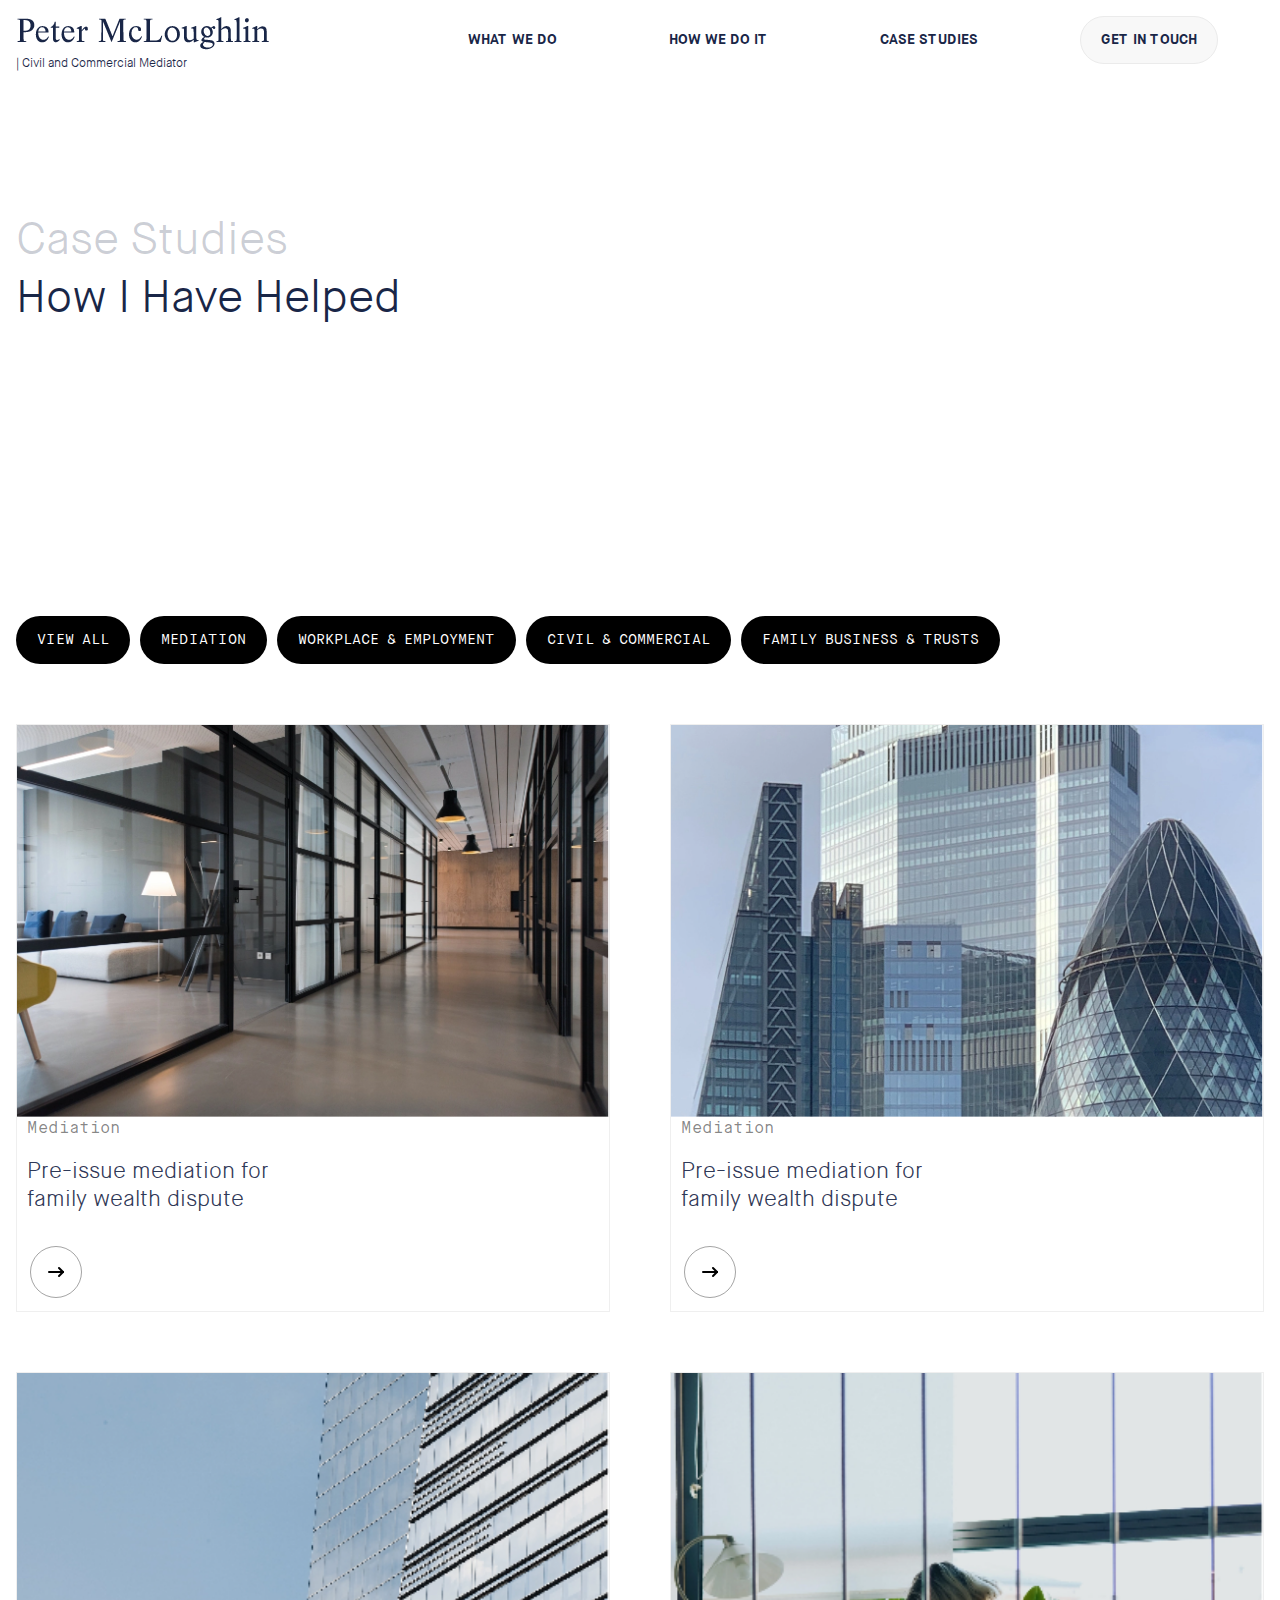
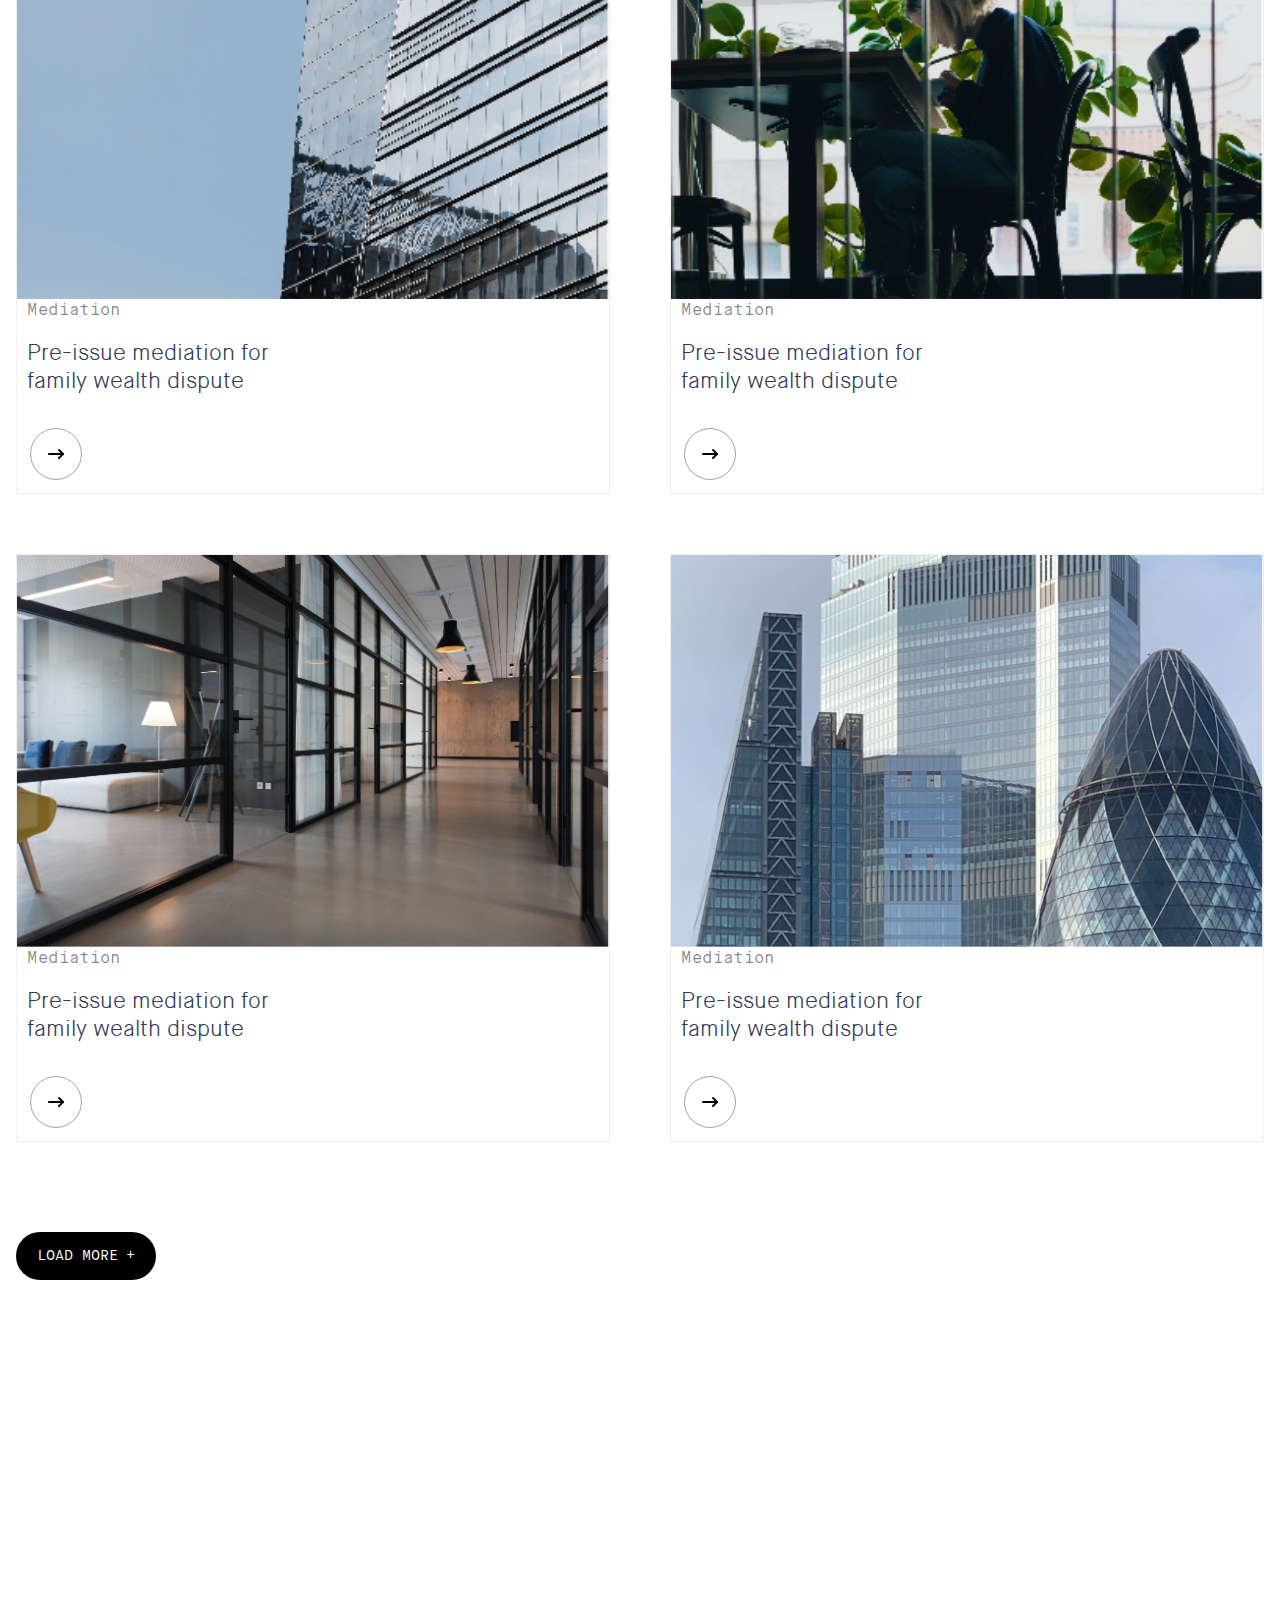
<file: Casestudies.html>
<!DOCTYPE html>
<html lang="en">

<head>
    <meta charset="UTF-8">
    <meta name="viewport" content="width=device-width, initial-scale=1.0">
    <title>Case Studies</title>
    <!-- Fonts link -->
    <link rel="stylesheet" href="assests/css/fonts.css">
    <!-- Style link -->
    <link rel="stylesheet" href="assests/css/style.css">
    <!-- Media link -->
    <link rel="stylesheet" href="assests/css/media.css">
</head>

<body>
    <header>
        <div class="container">
            <div class="d-flex aling-items justify-between">
                <div class="header-logo">
                    <a href="#">
                        <img src="assests/images/logos/Peter McLoughlin.png" alt="header-logo">
                        <p class="img-title">| Civil and Commercial Mediator</p>
                    </a>
                </div>
                <div class="d-flex aling-items">
                    <ul class="d-flex aling-items menu">
                        <li><a href="index.html" class="hover-text">WHAT WE DO</a></li>
                        <li><a href="Process.html" class="hover-text">HOW WE DO IT</a></li>
                        <li><a href="Casestudies.html" class="hover-text">CASE STUDIES</a></li>
                        <li><a href="touch.html" class="btn-primary">GET IN TOUCH</a></li>
                    </ul>
                    <a href="#" class="toggle-menu">
                        <svg xmlns="http://www.w3.org/2000/svg" width="24" height="24" viewBox="0 0 24 24" fill="none" stroke="currentColor" stroke-width="2" stroke-linecap="round" stroke-linejoin="round" class="icon icon-tabler icons-tabler-outline icon-tabler-menu-2">
                            <path stroke="none" d="M0 0h24v24H0z" fill="none" />
                            <path d="M4 6l16 0" />
                            <path d="M4 12l16 0" />
                            <path d="M4 18l16 0" />
                        </svg>
                    </a>
                </div>
            </div>
        </div>
    </header>

    <section class="mediation">
        <div class="container">
            <h2 class="mediation-title">
                <p class="case-title">Case Studies</p> How I Have Helped
            </h2>
        </div>
    </section>

    <section class="Case-Studies-imges">
        <div class="container">
            <div class="all-button">
                <a href="#" class="btn-primary">VIEW ALL</a>
                <a href="#" class="btn-primary">MEDIATION</a>
                <a href="#" class="btn-primary">WORKPLACE & EMPLOYMENT</a>
                <a href="#" class="btn-primary">CIVIL & COMMERCIAL</a>
                <a href="#" class="btn-primary">FAMILY BUSINESS & TRUSTS</a>
            </div>
            <div class="studies-contact-box">
                <div class="card">
                    <div class="studies-img">
                        <img src="assests/images/section/contact-img (1).png" alt="">
                    </div>
                    <span class="studies-sub-title">Mediation</span>
                    <h3 class="studies-title">
                        Pre-issue mediation for family wealth dispute
                    </h3>
                    <div class="right-arow">
                        <svg xmlns="http://www.w3.org/2000/svg" width="24" height="24" viewBox="0 0 24 24" fill="none" stroke="currentColor" stroke-width="2" stroke-linecap="round" stroke-linejoin="round" class="icon icon-tabler icons-tabler-outline icon-tabler-arrow-narrow-right">
                            <path stroke="none" d="M0 0h24v24H0z" fill="none" />
                            <path d="M5 12l14 0" />
                            <path d="M15 16l4 -4" />
                            <path d="M15 8l4 4" />
                        </svg>
                    </div>
                </div>

                <div class="card">
                    <div class="studies-img">
                        <img src="assests/images/section/contact-img (2).png" alt="">
                    </div>
                    <span class="studies-sub-title">Mediation</span>
                    <h3 class="studies-title">
                        Pre-issue mediation for family wealth dispute
                    </h3>
                    <div class="right-arow">
                        <svg xmlns="http://www.w3.org/2000/svg" width="24" height="24" viewBox="0 0 24 24" fill="none" stroke="currentColor" stroke-width="2" stroke-linecap="round" stroke-linejoin="round" class="icon icon-tabler icons-tabler-outline icon-tabler-arrow-narrow-right">
                            <path stroke="none" d="M0 0h24v24H0z" fill="none" />
                            <path d="M5 12l14 0" />
                            <path d="M15 16l4 -4" />
                            <path d="M15 8l4 4" />
                        </svg>
                    </div>
                </div>

                <div class="card">
                    <div class="studies-img">
                        <img src="assests/images/section/CASE STUDIES (1).png" alt="">
                    </div>
                    <span class="studies-sub-title">Mediation</span>
                    <h3 class="studies-title">
                        Pre-issue mediation for family wealth dispute
                    </h3>
                    <div class="right-arow">
                        <svg xmlns="http://www.w3.org/2000/svg" width="24" height="24" viewBox="0 0 24 24" fill="none" stroke="currentColor" stroke-width="2" stroke-linecap="round" stroke-linejoin="round" class="icon icon-tabler icons-tabler-outline icon-tabler-arrow-narrow-right">
                            <path stroke="none" d="M0 0h24v24H0z" fill="none" />
                            <path d="M5 12l14 0" />
                            <path d="M15 16l4 -4" />
                            <path d="M15 8l4 4" />
                        </svg>
                    </div>
                </div>

                <div class="card">
                    <div class="studies-img">
                        <img src="assests/images/section/CASE STUDIES (2).png" alt="">
                    </div>
                    <span class="studies-sub-title">Mediation</span>
                    <h3 class="studies-title">
                        Pre-issue mediation for family wealth dispute
                    </h3>
                    <div class="right-arow">
                        <svg xmlns="http://www.w3.org/2000/svg" width="24" height="24" viewBox="0 0 24 24" fill="none" stroke="currentColor" stroke-width="2" stroke-linecap="round" stroke-linejoin="round" class="icon icon-tabler icons-tabler-outline icon-tabler-arrow-narrow-right">
                            <path stroke="none" d="M0 0h24v24H0z" fill="none" />
                            <path d="M5 12l14 0" />
                            <path d="M15 16l4 -4" />
                            <path d="M15 8l4 4" />
                        </svg>
                    </div>
                </div>

                <div class="card">
                    <div class="studies-img">
                        <img src="assests/images/section/contact-img (1).png" alt="">
                    </div>
                    <span class="studies-sub-title">Mediation</span>
                    <h3 class="studies-title">
                        Pre-issue mediation for family wealth dispute
                    </h3>
                    <div class="right-arow">
                        <svg xmlns="http://www.w3.org/2000/svg" width="24" height="24" viewBox="0 0 24 24" fill="none" stroke="currentColor" stroke-width="2" stroke-linecap="round" stroke-linejoin="round" class="icon icon-tabler icons-tabler-outline icon-tabler-arrow-narrow-right">
                            <path stroke="none" d="M0 0h24v24H0z" fill="none" />
                            <path d="M5 12l14 0" />
                            <path d="M15 16l4 -4" />
                            <path d="M15 8l4 4" />
                        </svg>
                    </div>
                </div>

                <div class="card">
                    <div class="studies-img">
                        <img src="assests/images/section/contact-img (2).png" alt="">
                    </div>
                    <span class="studies-sub-title">Mediation</span>
                    <h3 class="studies-title">
                        Pre-issue mediation for family wealth dispute
                    </h3>
                    <div class="right-arow">
                        <svg xmlns="http://www.w3.org/2000/svg" width="24" height="24" viewBox="0 0 24 24" fill="none" stroke="currentColor" stroke-width="2" stroke-linecap="round" stroke-linejoin="round" class="icon icon-tabler icons-tabler-outline icon-tabler-arrow-narrow-right">
                            <path stroke="none" d="M0 0h24v24H0z" fill="none" />
                            <path d="M5 12l14 0" />
                            <path d="M15 16l4 -4" />
                            <path d="M15 8l4 4" />
                        </svg>
                    </div>
                </div>

            </div>
            <div class="imges-button">
                <a href="#" class="btn-primary">LOAD MORE +</a>
            </div>
        </div>
    </section>

    <footer>
        <div class="container">
            <div class="grid-box">
                <div class="footer-box">
                    <a href="#" class="btn-primary">GET IN TOUCH</a>
                    <ul class="d-flex justify-between footer-menu">
                        <li><a href="#">FAQS</a></li>
                        <li><a href="#">privacypolicy</a></li>
                        <li><a href="#">Terms&Conditions</a></li>
                        <li><a href="#">in</a></li>
                    </ul>
                </div>
                <div class="footer-box-content-img d-flex">
                    <div class="civil-img">
                        <img src="assests/images/section/civil (1).png" alt="civil-img">
                        <img src="assests/images/section/civil (2).png" alt="civil-img">
                    </div>
                    <div class="civil-content">
                        <h6 class="sub-title">SHREWSBURY OFFICE</h6>
                        <p class="footer-paragraph">Telford House 1 Claremont Bank Shrewsbury, Shropshire SY1 1LW Get Directions</p>
                        <h6 class="sub-title">+ 020 7129 1106</h6>
                    </div>
                </div>
                <div class="footer-box">
                    <h6 class="sub-title">LONDON OFFICE</h6>
                    <p class="footer-paragraph"> Central Court 25 Southampton Buildings London WC2A TO Get Directions</p>
                    <h6 class="sub-title">+ 020 7129 1106</h6>
                </div>
            </div>
        </div>
    </footer>

</body>

</html>
</file>
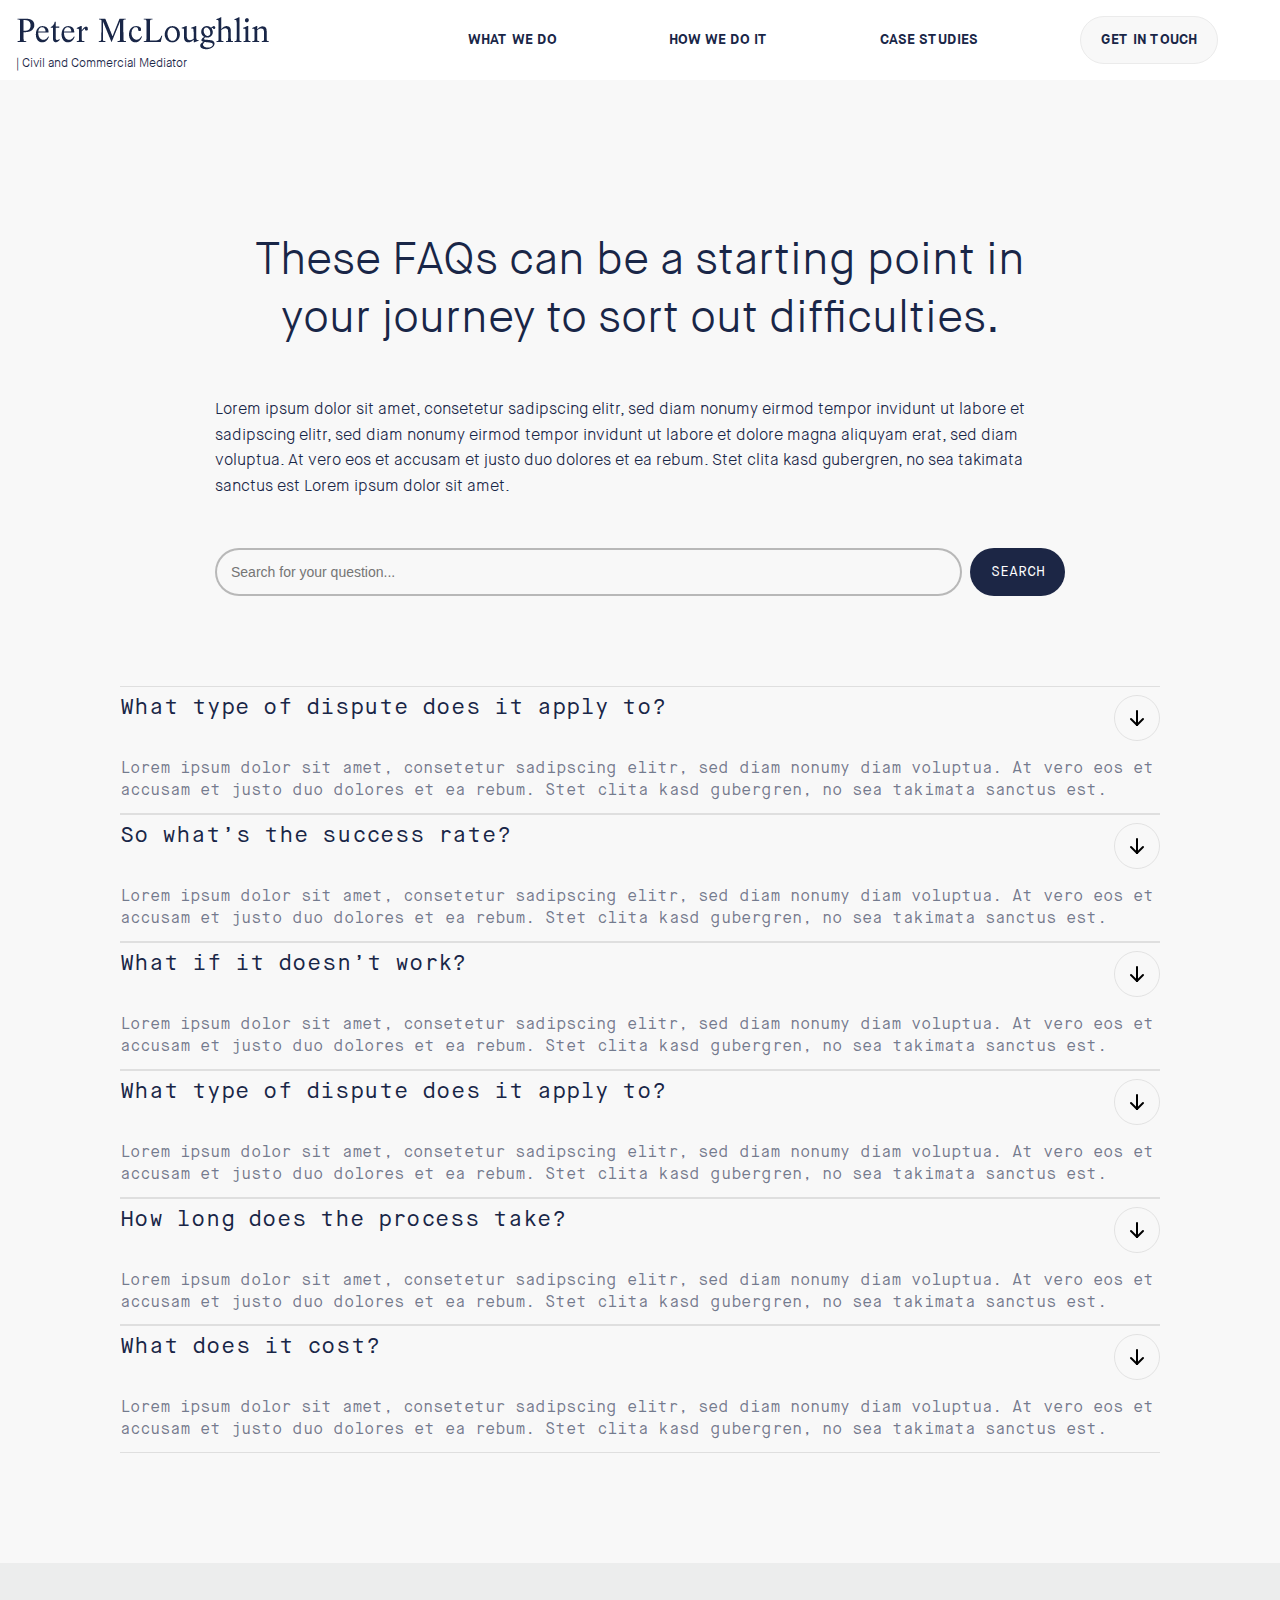
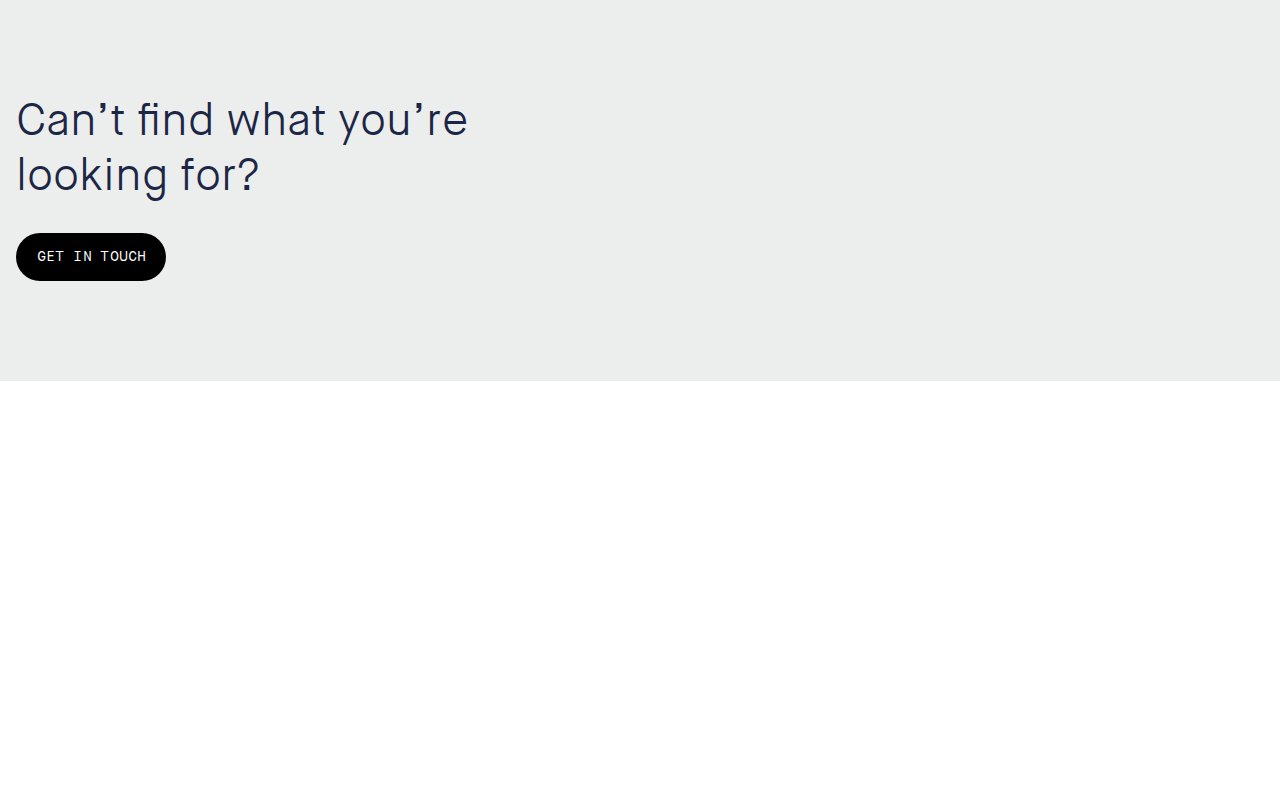
<file: faqs.html>
<!DOCTYPE html>
<html lang="en">

<head>
    <meta charset="UTF-8">
    <meta name="viewport" content="width=device-width, initial-scale=1.0">
    <title>FAQs</title>
    <!-- Fonts link -->
    <link rel="stylesheet" href="assests/css/fonts.css">
    <!-- Style link -->
    <link rel="stylesheet" href="assests/css/style.css">
    <!-- Media link -->
    <link rel="stylesheet" href="assests/css/media.css">
</head>

<body>
    <header>
        <div class="container">
            <div class="d-flex aling-items justify-between">
                <div class="header-logo">
                    <a href="#">
                        <img src="assests/images/logos/Peter McLoughlin.png" alt="header-logo">
                        <p class="img-title">| Civil and Commercial Mediator</p>
                    </a>
                </div>
                <div class="d-flex aling-items">
                    <ul class="d-flex aling-items menu">
                        <li><a href="index.html" class="hover-text">WHAT WE DO</a></li>
                        <li><a href="Process.html" class="hover-text">HOW WE DO IT</a></li>
                        <li><a href="Casestudies.html" class="hover-text">CASE STUDIES</a></li>
                        <li><a href="touch.html" class="btn-primary">GET IN TOUCH</a></li>
                    </ul>
                    <a href="#" class="toggle-menu">
                        <svg xmlns="http://www.w3.org/2000/svg" width="24" height="24" viewBox="0 0 24 24" fill="none" stroke="currentColor" stroke-width="2" stroke-linecap="round" stroke-linejoin="round" class="icon icon-tabler icons-tabler-outline icon-tabler-menu-2">
                            <path stroke="none" d="M0 0h24v24H0z" fill="none" />
                            <path d="M4 6l16 0" />
                            <path d="M4 12l16 0" />
                            <path d="M4 18l16 0" />
                        </svg>
                    </a>
                </div>
            </div>
        </div>
    </header>

    <section class="faqs-point">
        <div class="container">
            <div class="faqs-box">
                <h2 class="faqs-title">These FAQs can be a starting point in your journey to sort out difficulties.</h2>
                <p class="faqs-paragraph">Lorem ipsum dolor sit amet, consetetur sadipscing elitr, sed diam nonumy eirmod tempor invidunt ut labore et sadipscing elitr, sed diam nonumy eirmod tempor invidunt ut labore et dolore magna aliquyam erat, sed diam voluptua. At vero eos et accusam et justo duo dolores et ea rebum. Stet clita kasd gubergren, no sea takimata sanctus est Lorem ipsum dolor sit amet.</p>
                <div class="searching-box">
                    <div>
                        <form>
                            <input type="search" placeholder="Search for your question...">
                        </form>
                    </div>
                    <div>
                        <a href="#" class="btn-primary">SEARCH</a>
                    </div>
                </div>
            </div>
            <div class="frequently-content col-10">
                <div class="process-box">
                    <div class="d-flex justify-between aling-items">
                        <h3 class="process-box-title">What type of dispute does it apply to?</h3>
                        <div class="arow">
                            <svg xmlns="http://www.w3.org/2000/svg" width="24" height="24" viewBox="0 0 24 24" fill="none" stroke="currentColor" stroke-width="2" stroke-linecap="round" stroke-linejoin="round" class="icon icon-tabler icons-tabler-outline icon-tabler-arrow-down">
                                <path stroke="none" d="M0 0h24v24H0z" fill="none" />
                                <path d="M12 5l0 14" />
                                <path d="M18 13l-6 6" />
                                <path d="M6 13l6 6" />
                            </svg>
                        </div>
                    </div>
                    <p class="frequently-paragraph">Lorem ipsum dolor sit amet, consetetur sadipscing elitr, sed diam nonumy diam voluptua. At vero eos et accusam et justo duo dolores et ea rebum. Stet clita kasd gubergren, no sea takimata sanctus est.</p>
                </div>

                <div class="process-box">
                    <div class="d-flex justify-between aling-items">
                        <h3 class="process-box-title">So what’s the success rate?</h3>
                        <div class="arow">
                            <svg xmlns="http://www.w3.org/2000/svg" width="24" height="24" viewBox="0 0 24 24" fill="none" stroke="currentColor" stroke-width="2" stroke-linecap="round" stroke-linejoin="round" class="icon icon-tabler icons-tabler-outline icon-tabler-arrow-down">
                                <path stroke="none" d="M0 0h24v24H0z" fill="none" />
                                <path d="M12 5l0 14" />
                                <path d="M18 13l-6 6" />
                                <path d="M6 13l6 6" />
                            </svg>
                        </div>
                    </div>
                    <p class="frequently-paragraph">Lorem ipsum dolor sit amet, consetetur sadipscing elitr, sed diam nonumy diam voluptua. At vero eos et accusam et justo duo dolores et ea rebum. Stet clita kasd gubergren, no sea takimata sanctus est.</p>
                </div>

                <div class="process-box">
                    <div class="d-flex justify-between aling-items">
                        <h3 class="process-box-title">What if it doesn’t work?</h3>
                        <div class="arow">
                            <svg xmlns="http://www.w3.org/2000/svg" width="24" height="24" viewBox="0 0 24 24" fill="none" stroke="currentColor" stroke-width="2" stroke-linecap="round" stroke-linejoin="round" class="icon icon-tabler icons-tabler-outline icon-tabler-arrow-down">
                                <path stroke="none" d="M0 0h24v24H0z" fill="none" />
                                <path d="M12 5l0 14" />
                                <path d="M18 13l-6 6" />
                                <path d="M6 13l6 6" />
                            </svg>
                        </div>
                    </div>
                    <p class="frequently-paragraph">Lorem ipsum dolor sit amet, consetetur sadipscing elitr, sed diam nonumy diam voluptua. At vero eos et accusam et justo duo dolores et ea rebum. Stet clita kasd gubergren, no sea takimata sanctus est.</p>
                </div>

                <div class="process-box">
                    <div class="d-flex justify-between aling-items">
                        <h3 class="process-box-title">What type of dispute does it apply to?</h3>
                        <div class="arow">
                            <svg xmlns="http://www.w3.org/2000/svg" width="24" height="24" viewBox="0 0 24 24" fill="none" stroke="currentColor" stroke-width="2" stroke-linecap="round" stroke-linejoin="round" class="icon icon-tabler icons-tabler-outline icon-tabler-arrow-down">
                                <path stroke="none" d="M0 0h24v24H0z" fill="none" />
                                <path d="M12 5l0 14" />
                                <path d="M18 13l-6 6" />
                                <path d="M6 13l6 6" />
                            </svg>
                        </div>
                    </div>
                    <p class="frequently-paragraph">Lorem ipsum dolor sit amet, consetetur sadipscing elitr, sed diam nonumy diam voluptua. At vero eos et accusam et justo duo dolores et ea rebum. Stet clita kasd gubergren, no sea takimata sanctus est.</p>
                </div>

                <div class="process-box">
                    <div class="d-flex justify-between aling-items">
                        <h3 class="process-box-title">How long does the process take?</h3>
                        <div class="arow">
                            <svg xmlns="http://www.w3.org/2000/svg" width="24" height="24" viewBox="0 0 24 24" fill="none" stroke="currentColor" stroke-width="2" stroke-linecap="round" stroke-linejoin="round" class="icon icon-tabler icons-tabler-outline icon-tabler-arrow-down">
                                <path stroke="none" d="M0 0h24v24H0z" fill="none" />
                                <path d="M12 5l0 14" />
                                <path d="M18 13l-6 6" />
                                <path d="M6 13l6 6" />
                            </svg>
                        </div>
                    </div>
                    <p class="frequently-paragraph">Lorem ipsum dolor sit amet, consetetur sadipscing elitr, sed diam nonumy diam voluptua. At vero eos et accusam et justo duo dolores et ea rebum. Stet clita kasd gubergren, no sea takimata sanctus est.</p>
                </div>

                <div class="process-box">
                    <div class="d-flex justify-between aling-items">
                        <h3 class="process-box-title">What does it cost?</h3>
                        <div class="arow">
                            <svg xmlns="http://www.w3.org/2000/svg" width="24" height="24" viewBox="0 0 24 24" fill="none" stroke="currentColor" stroke-width="2" stroke-linecap="round" stroke-linejoin="round" class="icon icon-tabler icons-tabler-outline icon-tabler-arrow-down">
                                <path stroke="none" d="M0 0h24v24H0z" fill="none" />
                                <path d="M12 5l0 14" />
                                <path d="M18 13l-6 6" />
                                <path d="M6 13l6 6" />
                            </svg>
                        </div>
                    </div>
                    <p class="frequently-paragraph">Lorem ipsum dolor sit amet, consetetur sadipscing elitr, sed diam nonumy diam voluptua. At vero eos et accusam et justo duo dolores et ea rebum. Stet clita kasd gubergren, no sea takimata sanctus est.</p>
                </div>
            </div>
        </div>
    </section>

    <section class="dispute">
        <div class="container">
            <h2 class="dispute-title">Can’t find what you’re looking for?</h2>
            <a href="#" class="btn-primary">GET IN TOUCH</a>
        </div>
    </section>

    <footer>
        <div class="container">
            <div class="grid-box">
                <div class="footer-box">
                    <a href="#" class="btn-primary">GET IN TOUCH</a>
                    <ul class="d-flex justify-between footer-menu">
                        <li><a href="#">FAQS</a></li>
                        <li><a href="#">privacypolicy</a></li>
                        <li><a href="#">Terms&Conditions</a></li>
                        <li><a href="#">in</a></li>
                    </ul>
                </div>
                <div class="footer-box-content-img d-flex">
                    <div class="civil-img">
                        <img src="assests/images/section/civil (1).png" alt="civil-img">
                        <img src="assests/images/section/civil (2).png" alt="civil-img">
                    </div>
                    <div class="civil-content">
                        <h6 class="sub-title">SHREWSBURY OFFICE</h6>
                        <p class="footer-paragraph">Telford House 1 Claremont Bank Shrewsbury, Shropshire SY1 1LW Get Directions</p>
                        <h6 class="sub-title">+ 020 7129 1106</h6>
                    </div>
                </div>
                <div class="footer-box">
                    <h6 class="sub-title">LONDON OFFICE</h6>
                    <p class="footer-paragraph"> Central Court 25 Southampton Buildings London WC2A TO Get Directions</p>
                    <h6 class="sub-title">+ 020 7129 1106</h6>
                </div>
            </div>
        </div>
    </footer>

    <script src="assests/js/jquery.min.js"></script>
    <script src="assests/js/slick.min.js"></script>
    <script src="assests/js/main.js"></script>
</body>

</html>
</file>
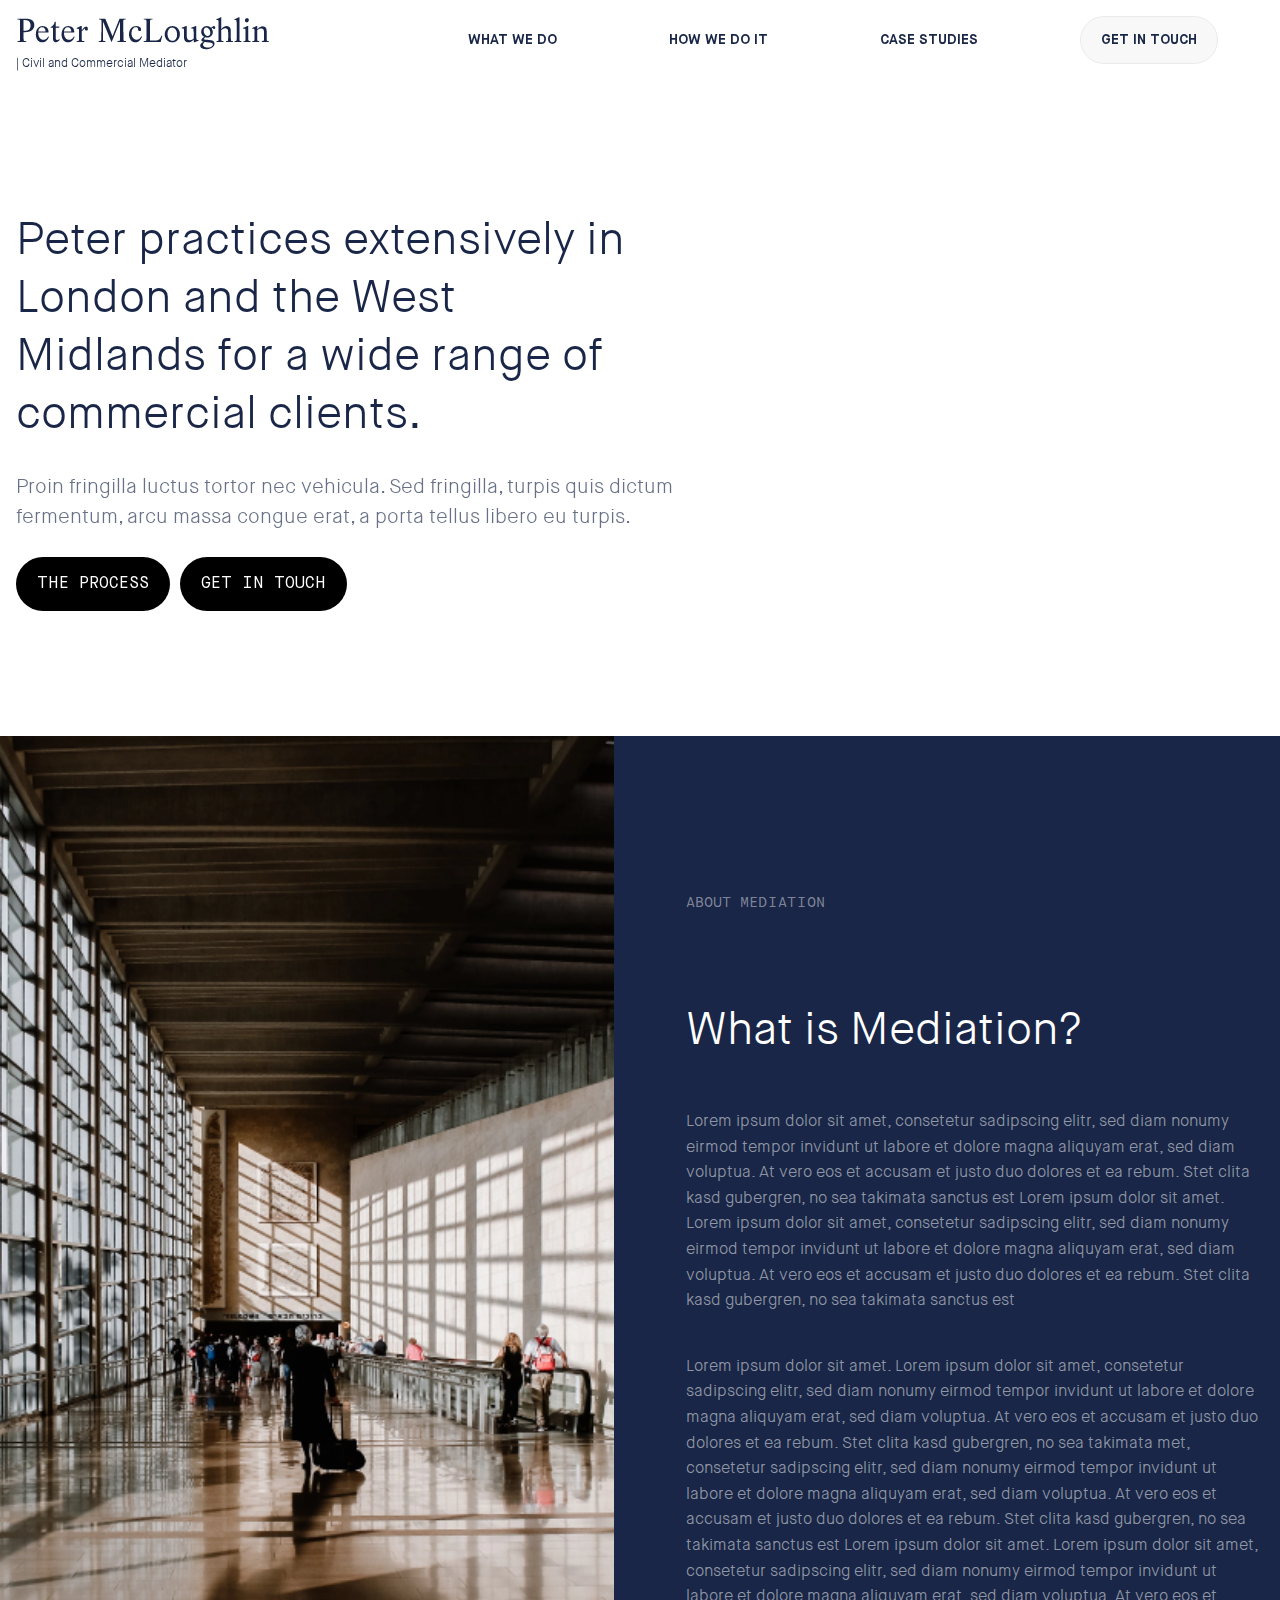
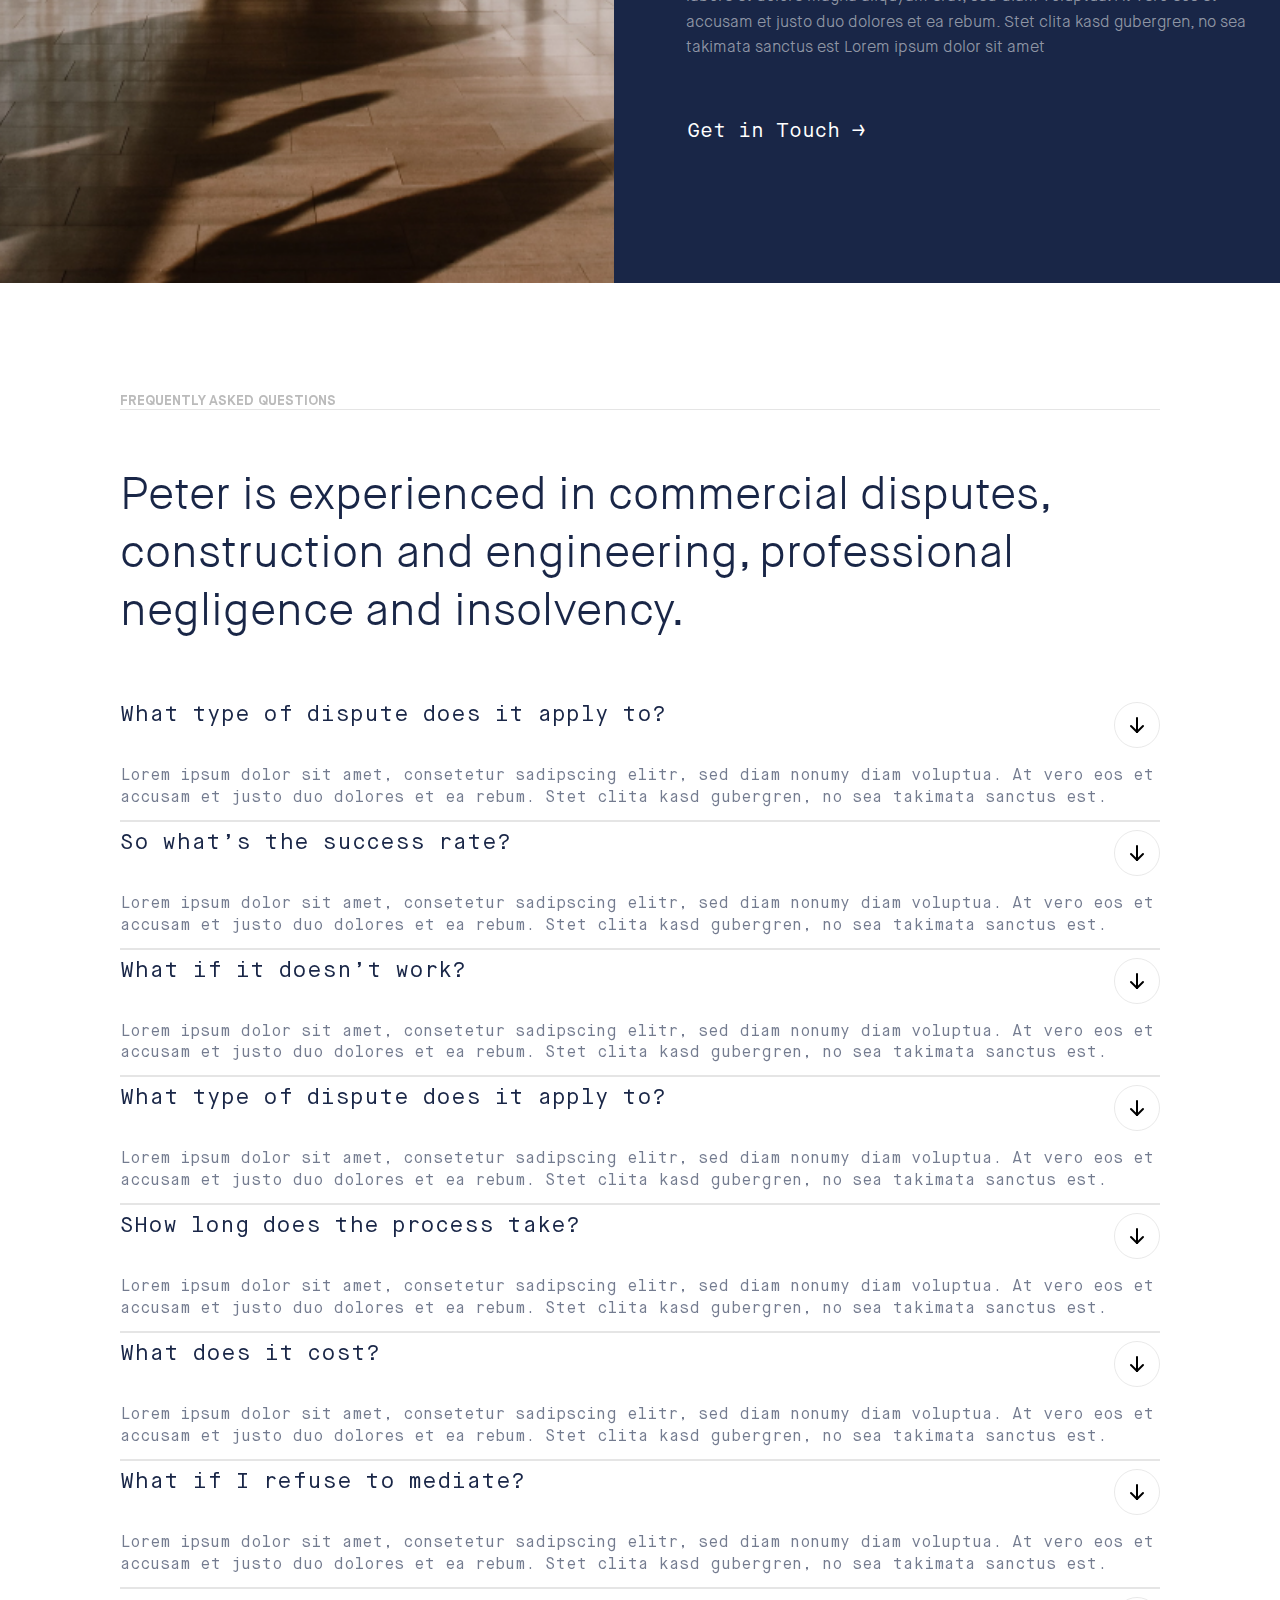
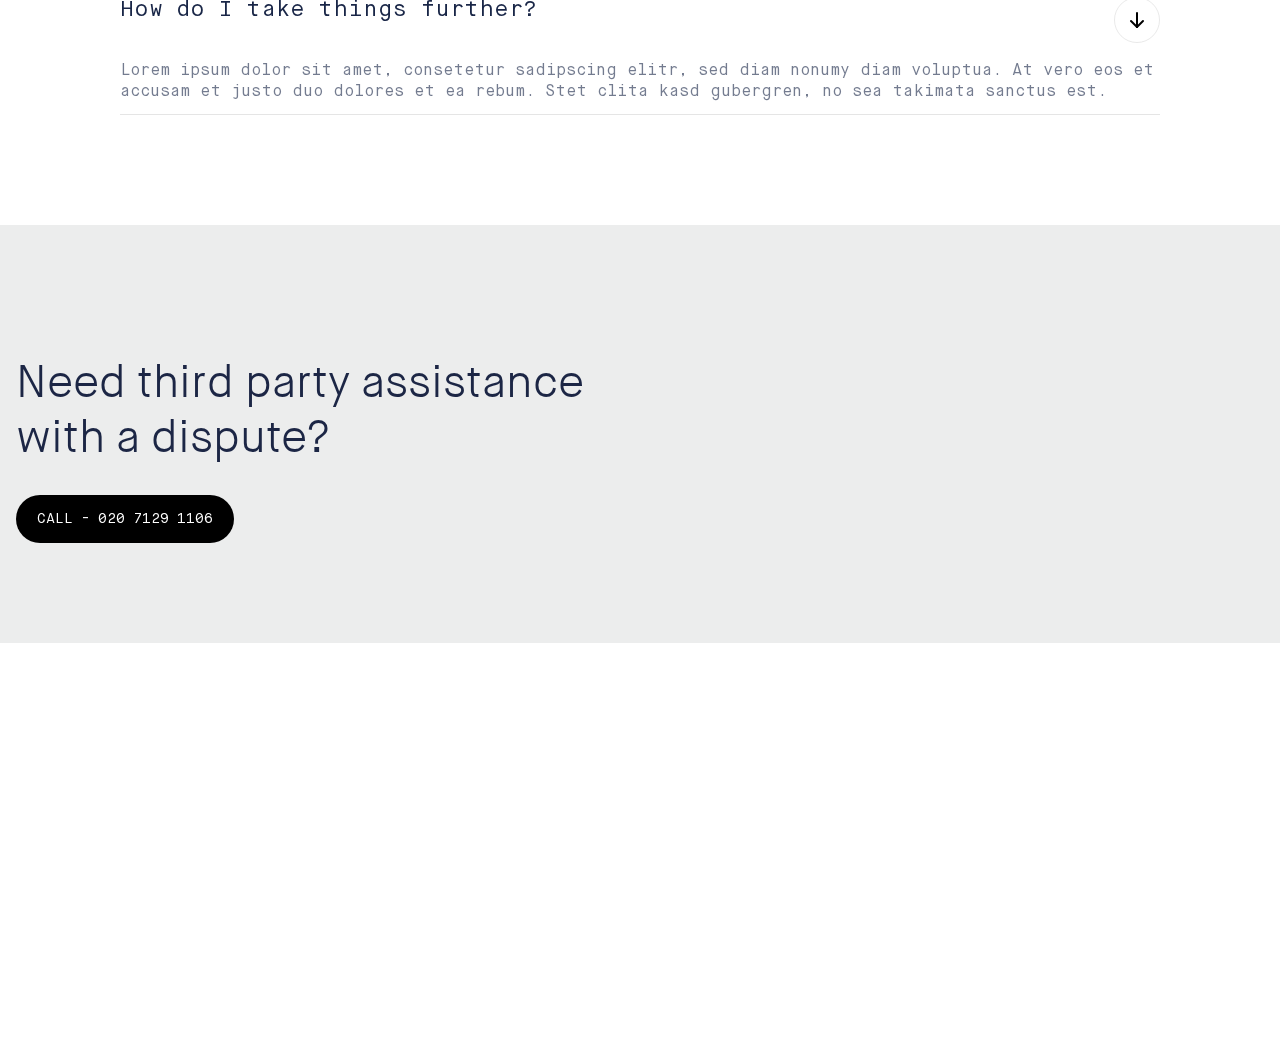
<file: mediation.html>
<!DOCTYPE html>
<html lang="en">

<head>
    <meta charset="UTF-8">
    <meta name="viewport" content="width=device-width, initial-scale=1.0">
    <title>mediation</title>
    <!-- Fonts link -->
    <link rel="stylesheet" href="assests/css/fonts.css">
    <!-- Style link -->
    <link rel="stylesheet" href="assests/css/style.css">
    <!-- Media link -->
    <link rel="stylesheet" href="assests/css/media.css">
</head>

<body>
    <header>
        <div class="container">
            <div class="d-flex aling-items justify-between">
                <div class="header-logo">
                    <a href="#">
                        <img src="assests/images/logos/Peter McLoughlin.png" alt="header-logo">
                        <p class="img-title">| Civil and Commercial Mediator</p>
                    </a>
                </div>
                <div class="d-flex aling-items">
                    <ul class="d-flex aling-items menu">
                        <li><a href="index.html" class="hover-text">WHAT WE DO</a></li>
                        <li><a href="#" class="hover-text">HOW WE DO IT</a></li>
                        <li><a href="#" class="hover-text">CASE STUDIES</a></li>
                        <li><a href="#" class="btn-primary">GET IN TOUCH</a></li>
                    </ul>
                    <a href="#" class="toggle-menu">
                        <svg xmlns="http://www.w3.org/2000/svg" width="24" height="24" viewBox="0 0 24 24" fill="none" stroke="currentColor" stroke-width="2" stroke-linecap="round" stroke-linejoin="round" class="icon icon-tabler icons-tabler-outline icon-tabler-menu-2">
                            <path stroke="none" d="M0 0h24v24H0z" fill="none" />
                            <path d="M4 6l16 0" />
                            <path d="M4 12l16 0" />
                            <path d="M4 18l16 0" />
                        </svg>
                    </a>
                </div>
            </div>
        </div>
    </header>

    <section class="mediation">
        <div class="container">
            <h2 class="mediation-title">Peter practices extensively in London and the West Midlands for a wide range of commercial clients.</h2>
            <p class="mediation-paragraph">Proin fringilla luctus tortor nec vehicula. Sed fringilla, turpis quis dictum fermentum, arcu massa congue erat, a porta tellus libero eu turpis.</p>
            <a href="#" class="btn-primary btn-mediaton">THE PROCESS</a>
            <a href="#" class="btn-primary btn-mediaton">GET IN TOUCH</a>
        </div>
    </section>

    <section class="mediation-about">
        <div class="container">
            <div class="mediation-content-imges">
                <div class="md-img">
                    <div class="mediation-imges">
                        <img src="assests/images/section/Mediation-img.png" alt="mediation-aboutUs">
                    </div>
                </div>
                <div class="mediation-content ">
                    <span class="ma-subtitle">ABOUT MEDIATION</span>
                    <h2 class="ma-title">What is Mediation?</h2>
                    <p class="ma-paragraph">Lorem ipsum dolor sit amet, consetetur sadipscing elitr, sed diam nonumy eirmod tempor invidunt ut labore et dolore magna aliquyam erat, sed diam voluptua. At vero eos et accusam et justo duo dolores et ea rebum. Stet clita kasd gubergren, no sea takimata sanctus est Lorem ipsum dolor sit amet. Lorem ipsum dolor sit amet, consetetur sadipscing elitr, sed diam nonumy eirmod tempor invidunt ut labore et dolore magna aliquyam erat, sed diam voluptua. At vero eos et accusam et justo duo dolores et ea rebum. Stet clita kasd gubergren, no sea takimata sanctus est</p>
                    <p class="ma-paragraph">Lorem ipsum dolor sit amet. Lorem ipsum dolor sit amet, consetetur sadipscing elitr, sed diam nonumy eirmod tempor invidunt ut labore et dolore magna aliquyam erat, sed diam voluptua. At vero eos et accusam et justo duo dolores et ea rebum. Stet clita kasd gubergren, no sea takimata met, consetetur sadipscing elitr, sed diam nonumy eirmod tempor invidunt ut labore et dolore magna aliquyam erat, sed diam voluptua. At vero eos et accusam et justo duo dolores et ea rebum. Stet clita kasd gubergren, no sea takimata sanctus est Lorem ipsum dolor sit amet. Lorem ipsum dolor sit amet, consetetur sadipscing elitr, sed diam nonumy eirmod tempor invidunt ut labore et dolore magna aliquyam erat, sed diam voluptua. At vero eos et accusam et justo duo dolores et ea rebum. Stet clita kasd gubergren, no sea takimata sanctus est Lorem ipsum dolor sit amet</p>
                    <a href="#" class="btn-primary">Get in Touch →</a>
                </div>
            </div>
        </div>
    </section>

    <section class="frequently">
        <div class="container">
            <div class="frequently-content col-10">
                <span class="process-tag">FREQUENTLY ASKED QUESTIONS</span>
                <div class="process-box">
                    <h2 class="frequently-title">Peter is experienced in commercial disputes, construction and engineering, professional negligence and insolvency.</h2>
                    <div class="d-flex justify-between aling-items">
                        <h3 class="process-box-title">What type of dispute does it apply to?</h3>
                        <div class="arow">
                            <svg xmlns="http://www.w3.org/2000/svg" width="24" height="24" viewBox="0 0 24 24" fill="none" stroke="currentColor" stroke-width="2" stroke-linecap="round" stroke-linejoin="round" class="icon icon-tabler icons-tabler-outline icon-tabler-arrow-down">
                                <path stroke="none" d="M0 0h24v24H0z" fill="none" />
                                <path d="M12 5l0 14" />
                                <path d="M18 13l-6 6" />
                                <path d="M6 13l6 6" />
                            </svg>
                        </div>
                    </div>
                    <p class="frequently-paragraph">Lorem ipsum dolor sit amet, consetetur sadipscing elitr, sed diam nonumy diam voluptua. At vero eos et accusam et justo duo dolores et ea rebum. Stet clita kasd gubergren, no sea takimata sanctus est.</p>
                </div>

                <div class="process-box">
                    <div class="d-flex justify-between aling-items">
                        <h3 class="process-box-title">So what’s the success rate?</h3>
                        <div class="arow">
                            <svg xmlns="http://www.w3.org/2000/svg" width="24" height="24" viewBox="0 0 24 24" fill="none" stroke="currentColor" stroke-width="2" stroke-linecap="round" stroke-linejoin="round" class="icon icon-tabler icons-tabler-outline icon-tabler-arrow-down">
                                <path stroke="none" d="M0 0h24v24H0z" fill="none" />
                                <path d="M12 5l0 14" />
                                <path d="M18 13l-6 6" />
                                <path d="M6 13l6 6" />
                            </svg>
                        </div>
                    </div>
                    <p class="frequently-paragraph">Lorem ipsum dolor sit amet, consetetur sadipscing elitr, sed diam nonumy diam voluptua. At vero eos et accusam et justo duo dolores et ea rebum. Stet clita kasd gubergren, no sea takimata sanctus est.</p>
                </div>

                <div class="process-box">
                    <div class="d-flex justify-between aling-items">
                        <h3 class="process-box-title">What if it doesn’t work?</h3>
                        <div class="arow">
                            <svg xmlns="http://www.w3.org/2000/svg" width="24" height="24" viewBox="0 0 24 24" fill="none" stroke="currentColor" stroke-width="2" stroke-linecap="round" stroke-linejoin="round" class="icon icon-tabler icons-tabler-outline icon-tabler-arrow-down">
                                <path stroke="none" d="M0 0h24v24H0z" fill="none" />
                                <path d="M12 5l0 14" />
                                <path d="M18 13l-6 6" />
                                <path d="M6 13l6 6" />
                            </svg>
                        </div>
                    </div>
                    <p class="frequently-paragraph">Lorem ipsum dolor sit amet, consetetur sadipscing elitr, sed diam nonumy diam voluptua. At vero eos et accusam et justo duo dolores et ea rebum. Stet clita kasd gubergren, no sea takimata sanctus est.</p>
                </div>

                <div class="process-box">
                    <div class="d-flex justify-between aling-items">
                        <h3 class="process-box-title">What type of dispute does it apply to?</h3>
                        <div class="arow">
                            <svg xmlns="http://www.w3.org/2000/svg" width="24" height="24" viewBox="0 0 24 24" fill="none" stroke="currentColor" stroke-width="2" stroke-linecap="round" stroke-linejoin="round" class="icon icon-tabler icons-tabler-outline icon-tabler-arrow-down">
                                <path stroke="none" d="M0 0h24v24H0z" fill="none" />
                                <path d="M12 5l0 14" />
                                <path d="M18 13l-6 6" />
                                <path d="M6 13l6 6" />
                            </svg>
                        </div>
                    </div>
                    <p class="frequently-paragraph">Lorem ipsum dolor sit amet, consetetur sadipscing elitr, sed diam nonumy diam voluptua. At vero eos et accusam et justo duo dolores et ea rebum. Stet clita kasd gubergren, no sea takimata sanctus est.</p>
                </div>

                <div class="process-box">
                    <div class="d-flex justify-between aling-items">
                        <h3 class="process-box-title">SHow long does the process take?</h3>
                        <div class="arow">
                            <svg xmlns="http://www.w3.org/2000/svg" width="24" height="24" viewBox="0 0 24 24" fill="none" stroke="currentColor" stroke-width="2" stroke-linecap="round" stroke-linejoin="round" class="icon icon-tabler icons-tabler-outline icon-tabler-arrow-down">
                                <path stroke="none" d="M0 0h24v24H0z" fill="none" />
                                <path d="M12 5l0 14" />
                                <path d="M18 13l-6 6" />
                                <path d="M6 13l6 6" />
                            </svg>
                        </div>
                    </div>
                    <p class="frequently-paragraph">Lorem ipsum dolor sit amet, consetetur sadipscing elitr, sed diam nonumy diam voluptua. At vero eos et accusam et justo duo dolores et ea rebum. Stet clita kasd gubergren, no sea takimata sanctus est.</p>
                </div>

                <div class="process-box">
                    <div class="d-flex justify-between aling-items">
                        <h3 class="process-box-title">What does it cost?</h3>
                        <div class="arow">
                            <svg xmlns="http://www.w3.org/2000/svg" width="24" height="24" viewBox="0 0 24 24" fill="none" stroke="currentColor" stroke-width="2" stroke-linecap="round" stroke-linejoin="round" class="icon icon-tabler icons-tabler-outline icon-tabler-arrow-down">
                                <path stroke="none" d="M0 0h24v24H0z" fill="none" />
                                <path d="M12 5l0 14" />
                                <path d="M18 13l-6 6" />
                                <path d="M6 13l6 6" />
                            </svg>
                        </div>
                    </div>
                    <p class="frequently-paragraph">Lorem ipsum dolor sit amet, consetetur sadipscing elitr, sed diam nonumy diam voluptua. At vero eos et accusam et justo duo dolores et ea rebum. Stet clita kasd gubergren, no sea takimata sanctus est.</p>
                </div>

                <div class="process-box">
                    <div class="d-flex justify-between aling-items">
                        <h3 class="process-box-title">What if I refuse to mediate?</h3>
                        <div class="arow">
                            <svg xmlns="http://www.w3.org/2000/svg" width="24" height="24" viewBox="0 0 24 24" fill="none" stroke="currentColor" stroke-width="2" stroke-linecap="round" stroke-linejoin="round" class="icon icon-tabler icons-tabler-outline icon-tabler-arrow-down">
                                <path stroke="none" d="M0 0h24v24H0z" fill="none" />
                                <path d="M12 5l0 14" />
                                <path d="M18 13l-6 6" />
                                <path d="M6 13l6 6" />
                            </svg>
                        </div>
                    </div>
                    <p class="frequently-paragraph">Lorem ipsum dolor sit amet, consetetur sadipscing elitr, sed diam nonumy diam voluptua. At vero eos et accusam et justo duo dolores et ea rebum. Stet clita kasd gubergren, no sea takimata sanctus est.</p>
                </div>

                <div class="process-box">
                    <div class="d-flex justify-between aling-items">
                        <h3 class="process-box-title">How do I take things further?</h3>
                        <div class="arow">
                            <svg xmlns="http://www.w3.org/2000/svg" width="24" height="24" viewBox="0 0 24 24" fill="none" stroke="currentColor" stroke-width="2" stroke-linecap="round" stroke-linejoin="round" class="icon icon-tabler icons-tabler-outline icon-tabler-arrow-down">
                                <path stroke="none" d="M0 0h24v24H0z" fill="none" />
                                <path d="M12 5l0 14" />
                                <path d="M18 13l-6 6" />
                                <path d="M6 13l6 6" />
                            </svg>
                        </div>
                    </div>
                    <p class="frequently-paragraph">Lorem ipsum dolor sit amet, consetetur sadipscing elitr, sed diam nonumy diam voluptua. At vero eos et accusam et justo duo dolores et ea rebum. Stet clita kasd gubergren, no sea takimata sanctus est.</p>
                </div>

            </div>
        </div>
    </section>

    <section class="dispute">
        <div class="container">
            <h2 class="dispute-title">Need third party assistance with a dispute?</h2>
            <a href="#" class="btn-primary">CALL - 020 7129 1106</a>
        </div>
    </section>

    <footer>
        <div class="container">
            <div class="grid-box">
                <div class="footer-box">
                    <a href="#" class="btn-primary">GET IN TOUCH</a>
                    <ul class="d-flex justify-between footer-menu">
                        <li><a href="#">FAQS</a></li>
                        <li><a href="#">privacypolicy</a></li>
                        <li><a href="#">Terms&Conditions</a></li>
                        <li><a href="#">in</a></li>
                    </ul>
                </div>
                <div class="footer-box-content-img d-flex">
                    <div class="civil-img">
                        <img src="assests/images/section/civil (1).png" alt="civil-img">
                        <img src="assests/images/section/civil (2).png" alt="civil-img">
                    </div>
                    <div class="civil-content">
                        <h6 class="sub-title">SHREWSBURY OFFICE</h6>
                        <p class="footer-paragraph">Telford House 1 Claremont Bank Shrewsbury, Shropshire SY1 1LW Get Directions</p>
                        <h6 class="sub-title">+ 020 7129 1106</h6>
                    </div>
                </div>
                <div class="footer-box">
                    <h6 class="sub-title">LONDON OFFICE</h6>
                    <p class="footer-paragraph"> Central Court 25 Southampton Buildings London WC2A TO Get Directions</p>
                    <h6 class="sub-title">+ 020 7129 1106</h6>
                </div>
            </div>
        </div>
    </footer>

</body>

</html>
</file>
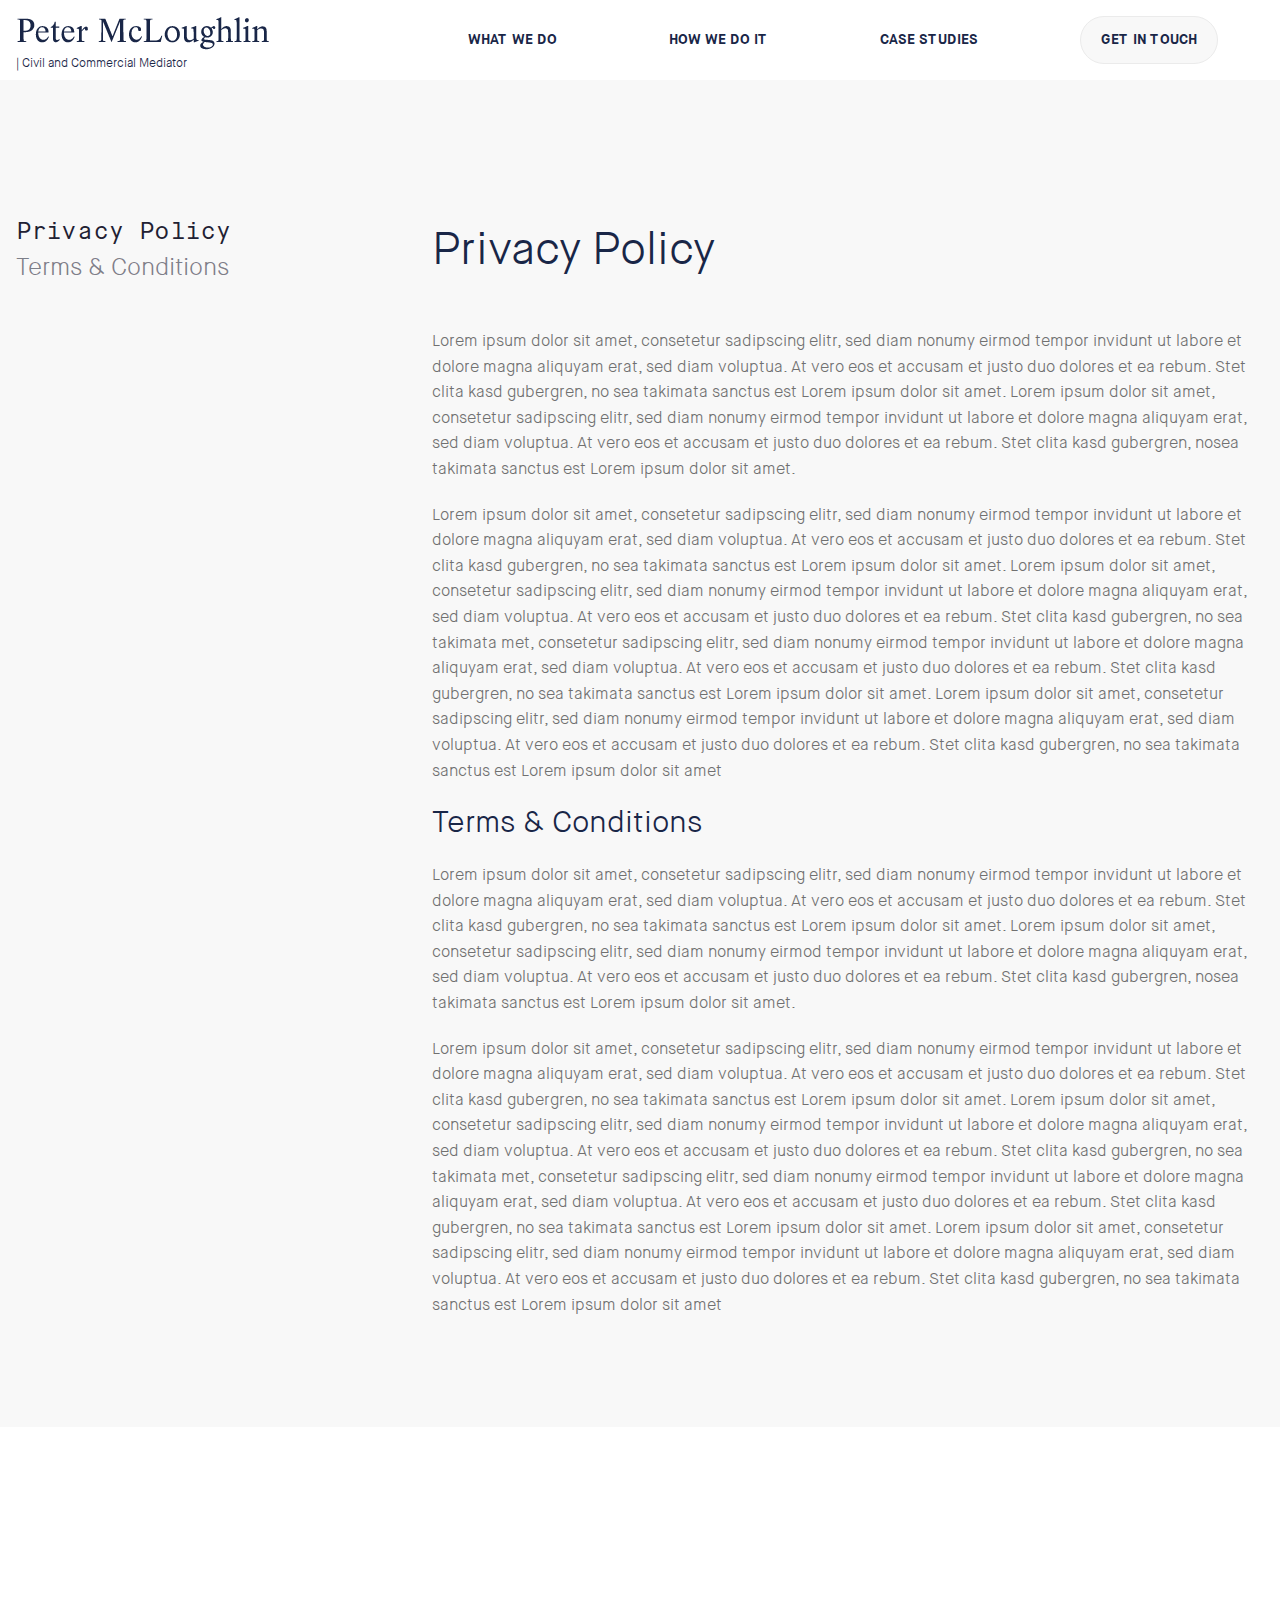
<file: policy.html>
<!DOCTYPE html>
<html lang="en">

<head>
    <meta charset="UTF-8">
    <meta name="viewport" content="width=device-width, initial-scale=1.0">
    <title>Privacy</title>
    <!-- Fonts link -->
    <link rel="stylesheet" href="assests/css/fonts.css">
    <!-- Style link -->
    <link rel="stylesheet" href="assests/css/style.css">
    <!-- Media link -->
    <link rel="stylesheet" href="assests/css/media.css">
</head>

<body>
    <header>
        <div class="container">
            <div class="d-flex aling-items justify-between">
                <div class="header-logo">
                    <a href="#">
                        <img src="assests/images/logos/Peter McLoughlin.png" alt="header-logo">
                        <p class="img-title">| Civil and Commercial Mediator</p>
                    </a>
                </div>
                <div class="d-flex aling-items">
                    <ul class="d-flex aling-items menu">
                        <li><a href="index.html" class="hover-text">WHAT WE DO</a></li>
                        <li><a href="Process.html" class="hover-text">HOW WE DO IT</a></li>
                        <li><a href="Casestudies.html" class="hover-text">CASE STUDIES</a></li>
                        <li><a href="touch.html" class="btn-primary">GET IN TOUCH</a></li>
                    </ul>
                    <a href="#" class="toggle-menu">
                        <svg xmlns="http://www.w3.org/2000/svg" width="24" height="24" viewBox="0 0 24 24" fill="none" stroke="currentColor" stroke-width="2" stroke-linecap="round" stroke-linejoin="round" class="icon icon-tabler icons-tabler-outline icon-tabler-menu-2">
                            <path stroke="none" d="M0 0h24v24H0z" fill="none" />
                            <path d="M4 6l16 0" />
                            <path d="M4 12l16 0" />
                            <path d="M4 18l16 0" />
                        </svg>
                    </a>
                </div>
            </div>
        </div>
    </header>
    <section class="privacy">
        <div class="container">
            <div class="privacy-box d-flex">
                <div class="privacy-colum-1 col-4">
                    <h3 class="sub-title-p-t">Privacy Policy</h3>
                    <h3 class="mini-sub-title-p-t">Terms & Conditions</h3>
                </div>
                <div class="privacy-colum-2 col-8   ">
                    <h2 class="main-title">Privacy Policy</h2>
                    <p class="privacy-paragraph">
                        Lorem ipsum dolor sit amet, consetetur sadipscing elitr, sed diam nonumy eirmod tempor invidunt ut labore et dolore magna aliquyam erat, sed diam voluptua. At vero eos et accusam et justo duo dolores et ea rebum. Stet clita kasd gubergren, no sea takimata sanctus est Lorem ipsum dolor sit amet. Lorem ipsum dolor sit amet, consetetur sadipscing elitr, sed diam nonumy eirmod tempor invidunt ut labore et dolore magna aliquyam erat, sed diam voluptua. At vero eos et accusam et justo duo dolores et ea rebum. Stet clita kasd gubergren, nosea takimata sanctus est Lorem ipsum dolor sit amet.</p>
                    <p class="privacy-paragraph">Lorem ipsum dolor sit amet, consetetur sadipscing elitr, sed diam nonumy eirmod tempor invidunt ut labore et dolore magna aliquyam erat, sed diam voluptua. At vero eos et accusam et justo duo dolores et ea rebum. Stet clita kasd gubergren, no sea takimata sanctus est Lorem ipsum dolor sit amet. Lorem ipsum dolor sit amet, consetetur sadipscing elitr, sed diam nonumy eirmod tempor invidunt ut labore et dolore magna aliquyam erat, sed diam voluptua. At vero eos et accusam et justo duo dolores et ea rebum. Stet clita kasd gubergren, no sea takimata met, consetetur sadipscing elitr, sed diam nonumy eirmod tempor invidunt ut labore et dolore magna aliquyam erat, sed diam voluptua. At vero eos et accusam et justo duo dolores et ea rebum. Stet clita kasd gubergren, no sea takimata sanctus est Lorem ipsum dolor sit amet. Lorem ipsum dolor sit amet, consetetur sadipscing elitr, sed diam nonumy eirmod tempor invidunt ut labore et dolore magna aliquyam erat, sed diam voluptua. At vero eos et accusam et justo duo dolores et ea rebum. Stet clita kasd gubergren, no sea takimata sanctus est Lorem ipsum dolor sit amet
                    </p>
                    <h3 class="main-title-terms">Terms & Conditions</h3>
                    <p class="privacy-paragraph">
                        Lorem ipsum dolor sit amet, consetetur sadipscing elitr, sed diam nonumy eirmod tempor invidunt ut labore et dolore magna aliquyam erat, sed diam voluptua. At vero eos et accusam et justo duo dolores et ea rebum. Stet clita kasd gubergren, no sea takimata sanctus est Lorem ipsum dolor sit amet. Lorem ipsum dolor sit amet, consetetur sadipscing elitr, sed diam nonumy eirmod tempor invidunt ut labore et dolore magna aliquyam erat, sed diam voluptua. At vero eos et accusam et justo duo dolores et ea rebum. Stet clita kasd gubergren, nosea takimata sanctus est Lorem ipsum dolor sit amet.</p>
                    <p class="privacy-paragraph">Lorem ipsum dolor sit amet, consetetur sadipscing elitr, sed diam nonumy eirmod tempor invidunt ut labore et dolore magna aliquyam erat, sed diam voluptua. At vero eos et accusam et justo duo dolores et ea rebum. Stet clita kasd gubergren, no sea takimata sanctus est Lorem ipsum dolor sit amet. Lorem ipsum dolor sit amet, consetetur sadipscing elitr, sed diam nonumy eirmod tempor invidunt ut labore et dolore magna aliquyam erat, sed diam voluptua. At vero eos et accusam et justo duo dolores et ea rebum. Stet clita kasd gubergren, no sea takimata met, consetetur sadipscing elitr, sed diam nonumy eirmod tempor invidunt ut labore et dolore magna aliquyam erat, sed diam voluptua. At vero eos et accusam et justo duo dolores et ea rebum. Stet clita kasd gubergren, no sea takimata sanctus est Lorem ipsum dolor sit amet. Lorem ipsum dolor sit amet, consetetur sadipscing elitr, sed diam nonumy eirmod tempor invidunt ut labore et dolore magna aliquyam erat, sed diam voluptua. At vero eos et accusam et justo duo dolores et ea rebum. Stet clita kasd gubergren, no sea takimata sanctus est Lorem ipsum dolor sit amet
                    </p>
                </div>
            </div>
        </div>
    </section>

    <footer>
        <div class="container">
            <div class="grid-box">
                <div class="footer-box">
                    <a href="#" class="btn-primary">GET IN TOUCH</a>
                    <ul class="d-flex justify-between footer-menu">
                        <li><a href="#">FAQS</a></li>
                        <li><a href="#">privacypolicy</a></li>
                        <li><a href="#">Terms&Conditions</a></li>
                        <li><a href="#">in</a></li>
                    </ul>
                </div>
                <div class="footer-box-content-img d-flex">
                    <div class="civil-img">
                        <img src="assests/images/section/civil (1).png" alt="civil-img">
                        <img src="assests/images/section/civil (2).png" alt="civil-img">
                    </div>
                    <div class="civil-content">
                        <h6 class="sub-title">SHREWSBURY OFFICE</h6>
                        <p class="footer-paragraph">Telford House 1 Claremont Bank Shrewsbury, Shropshire SY1 1LW Get Directions</p>
                        <h6 class="sub-title">+ 020 7129 1106</h6>
                    </div>
                </div>
                <div class="footer-box">
                    <h6 class="sub-title">LONDON OFFICE</h6>
                    <p class="footer-paragraph"> Central Court 25 Southampton Buildings London WC2A TO Get Directions</p>
                    <h6 class="sub-title">+ 020 7129 1106</h6>
                </div>
            </div>
        </div>
    </footer>

    <script src="assests/js/jquery.min.js"></script>
    <script src="assests/js/slick.min.js"></script>
    <script src="assests/js/main.js"></script>
</body>

</html>
</file>
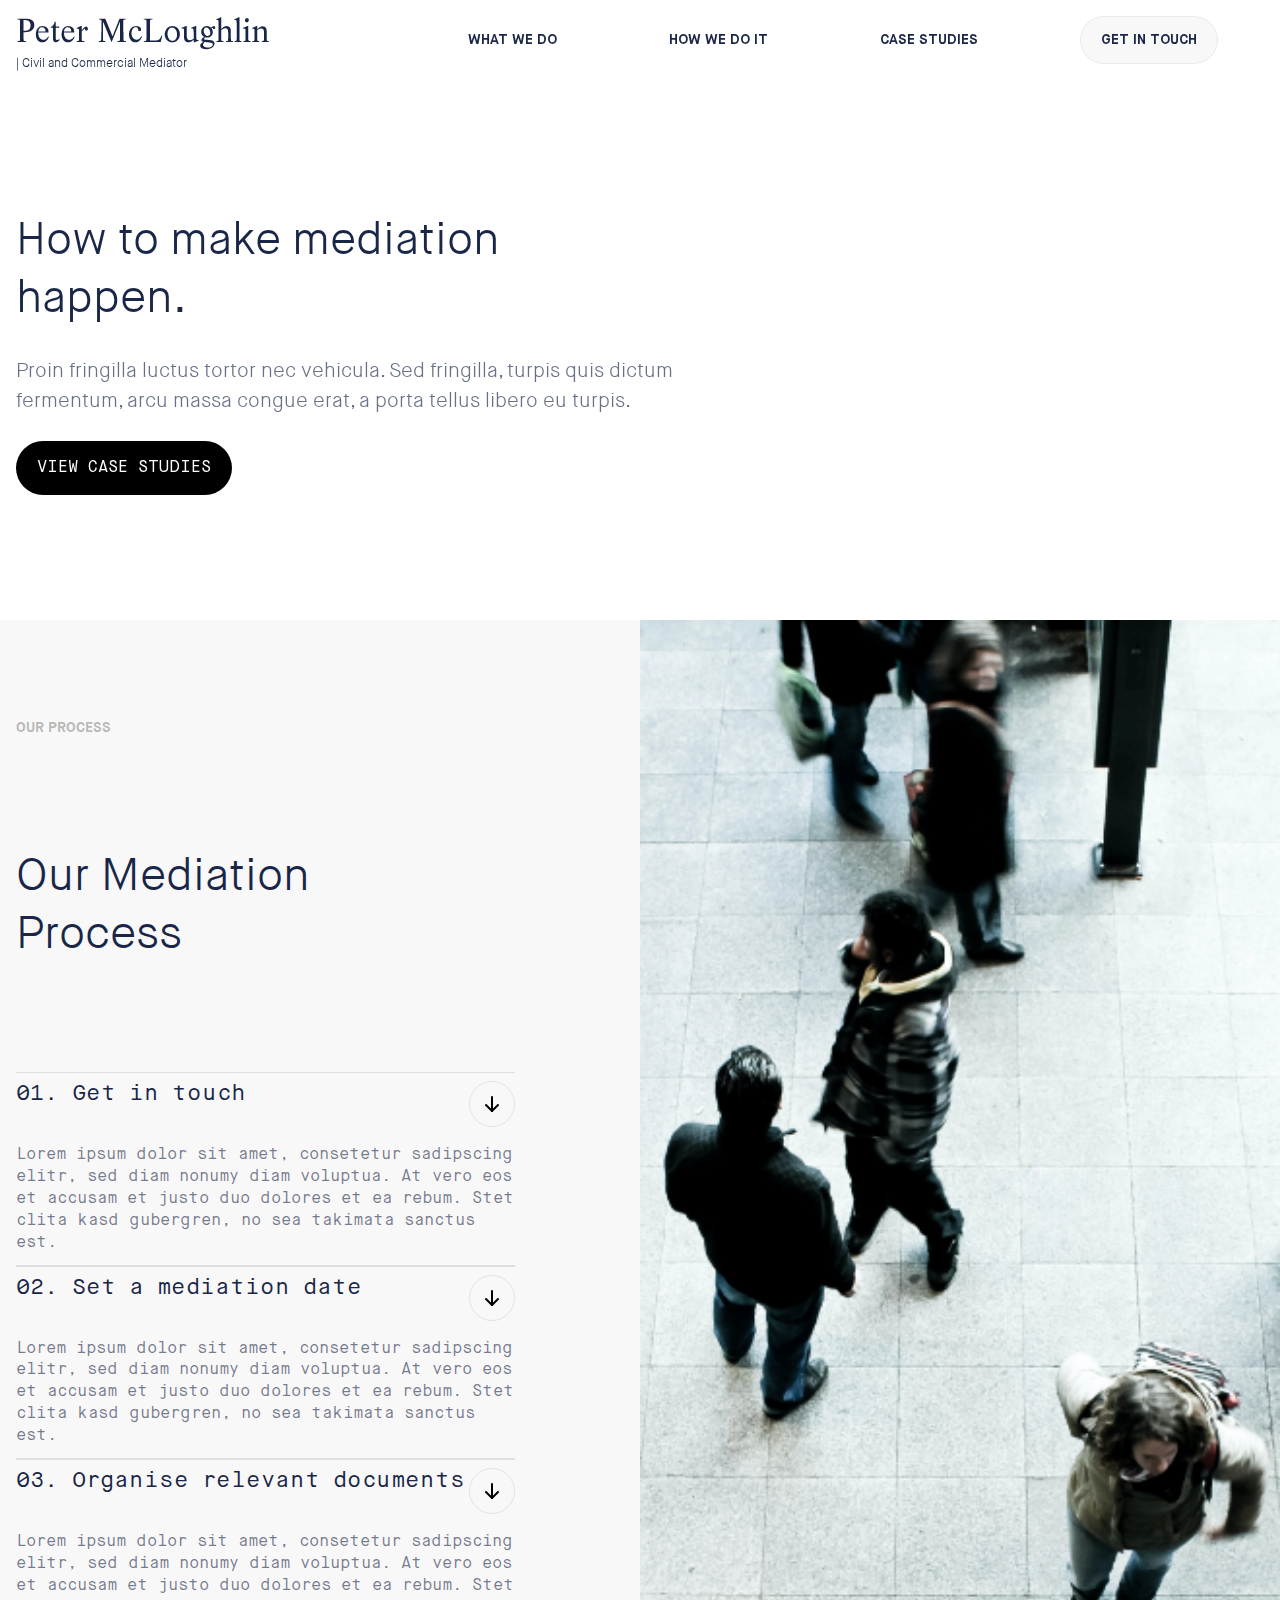
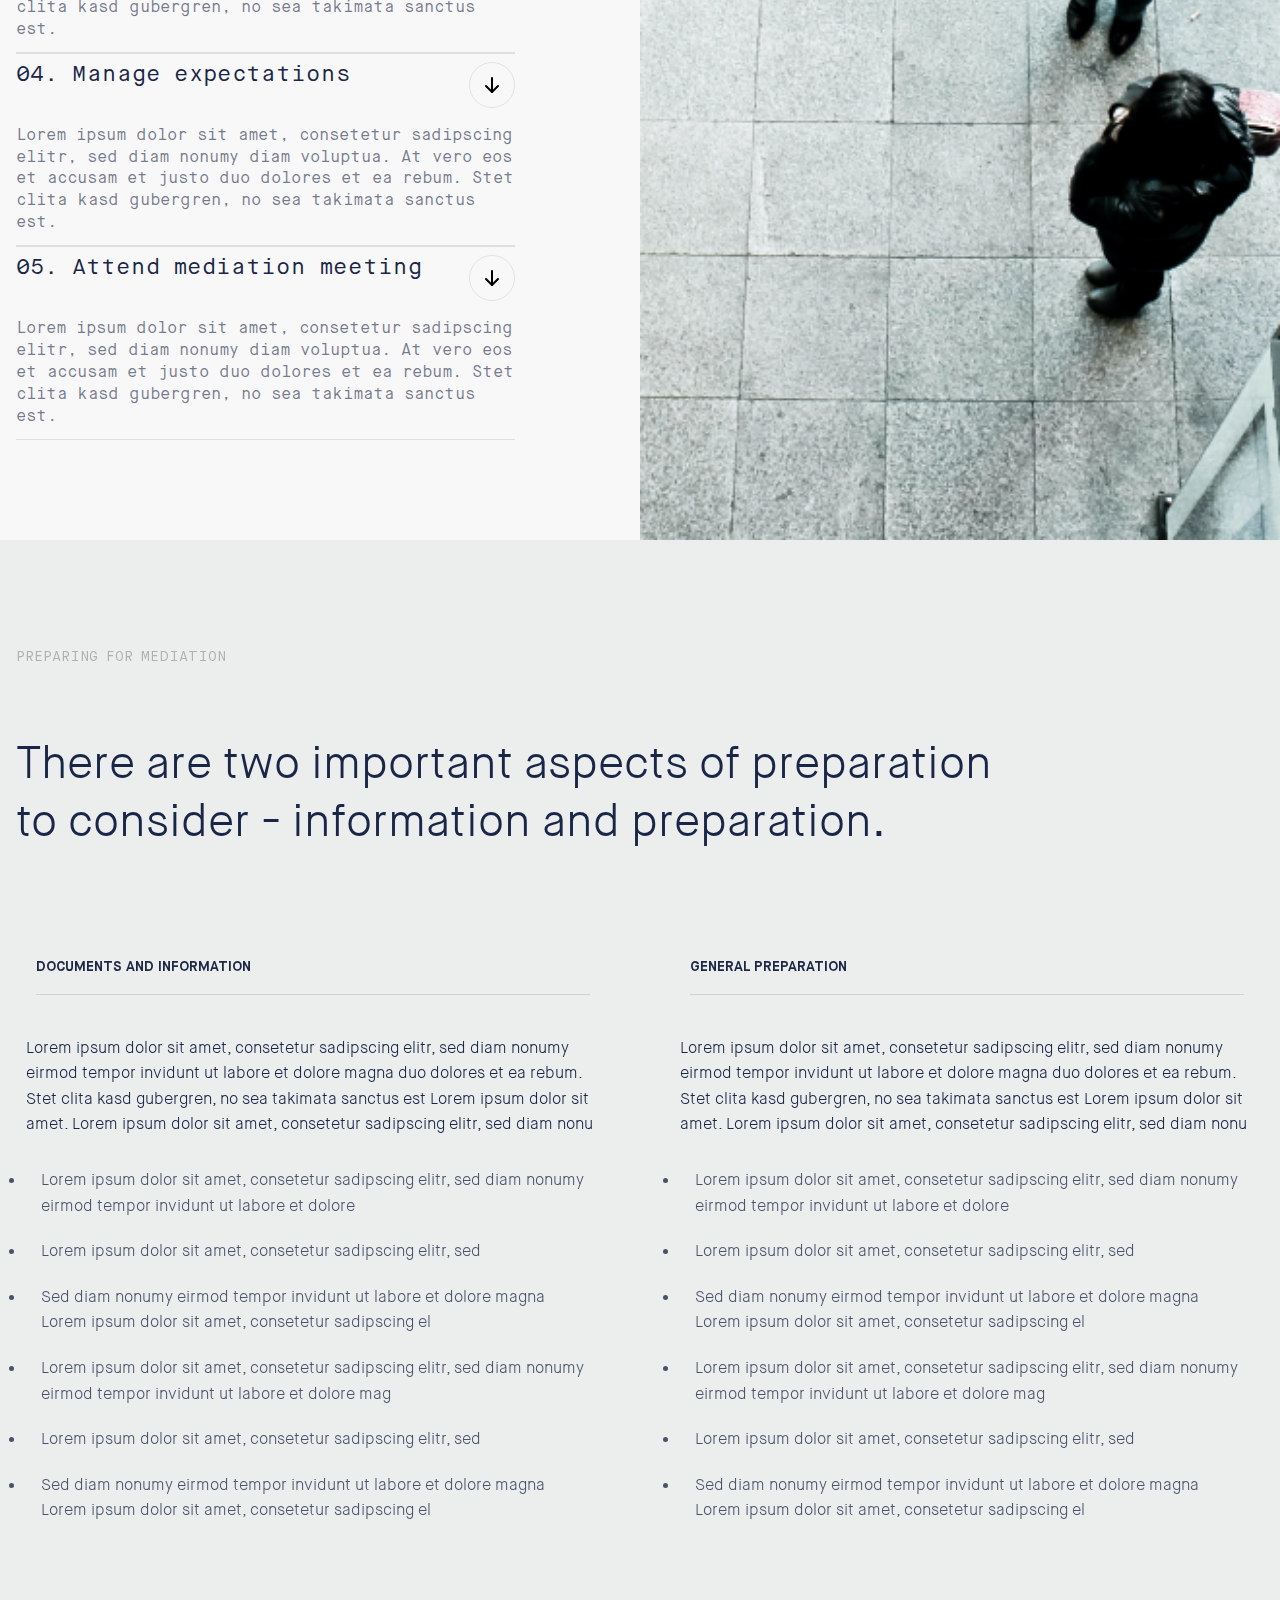
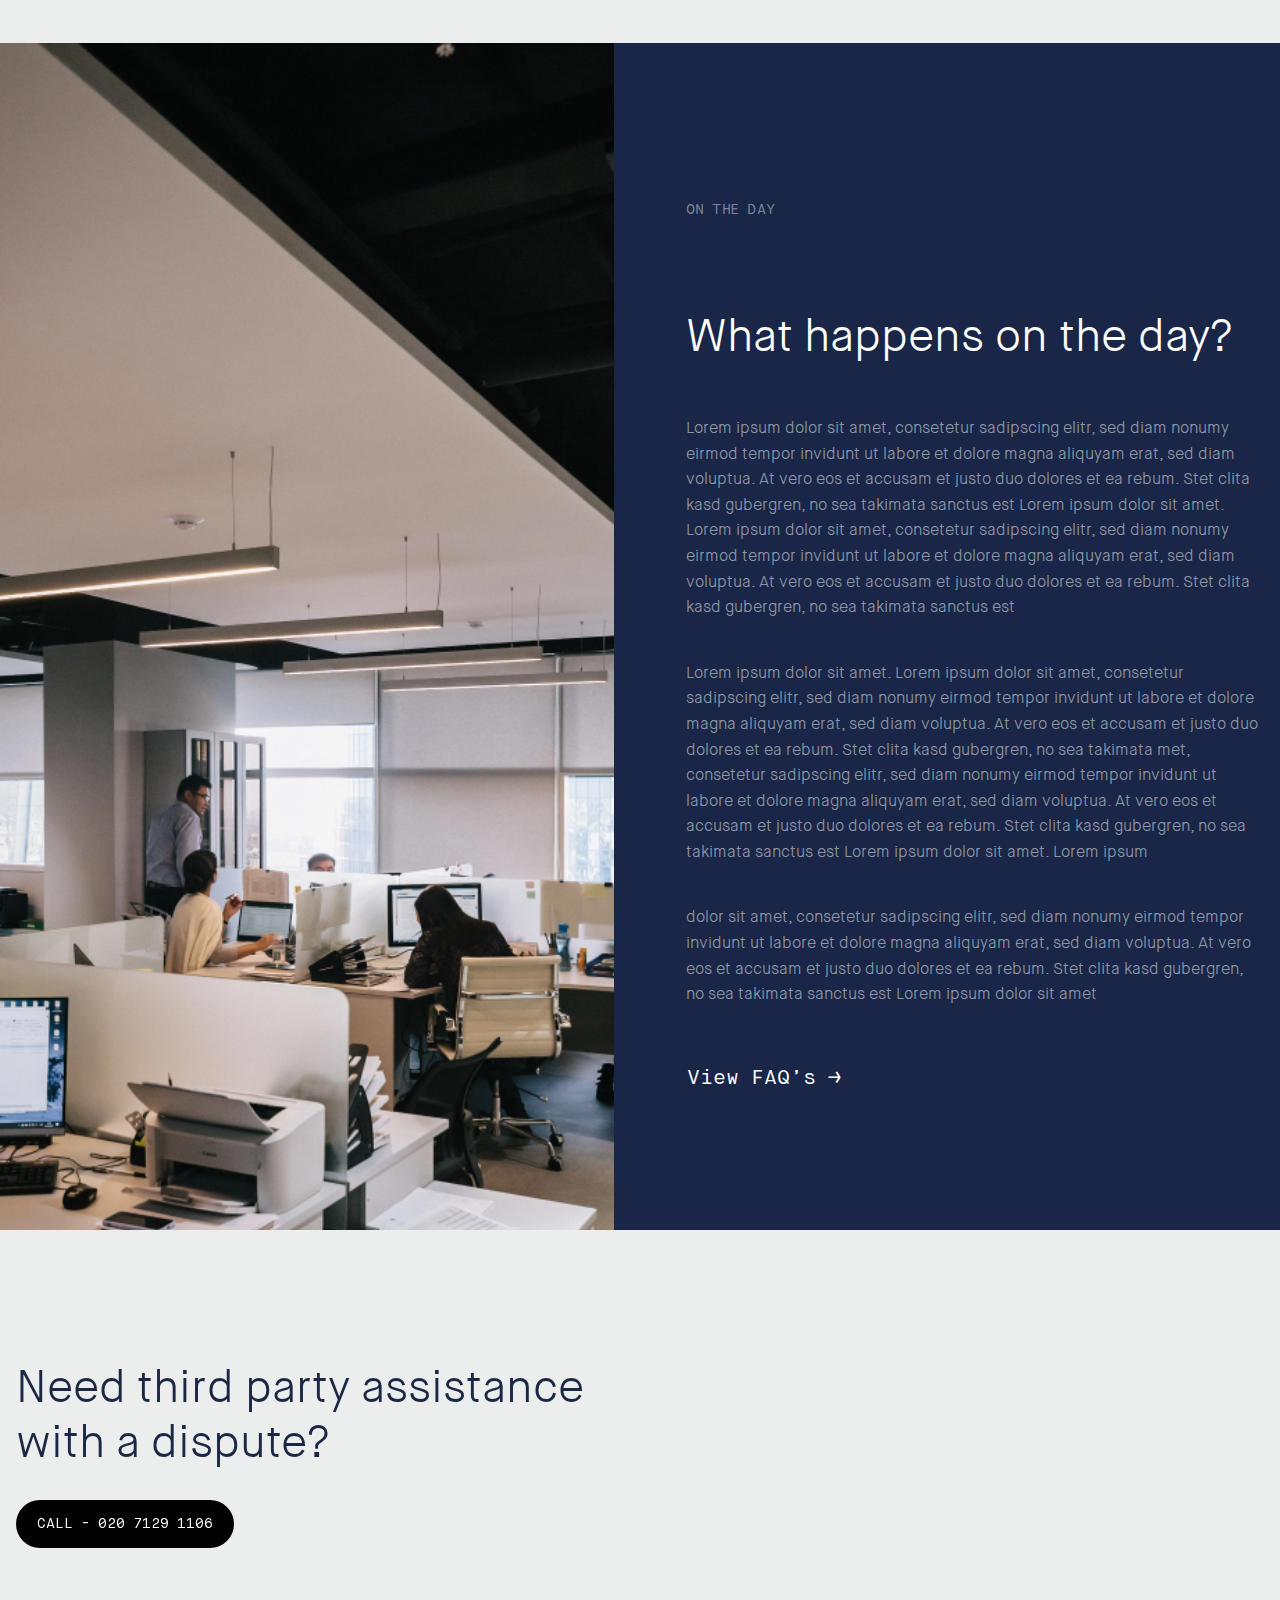
<file: Process.html>
<!DOCTYPE html>
<html lang="en">

<head>
    <meta charset="UTF-8">
    <meta name="viewport" content="width=device-width, initial-scale=1.0">
    <title>Process</title>
    <!-- Fonts link -->
    <link rel="stylesheet" href="assests/css/fonts.css">
    <!-- Style link -->
    <link rel="stylesheet" href="assests/css/style.css">
    <!-- Media link -->
    <link rel="stylesheet" href="assests/css/media.css">
</head>

<body>
    <header>
        <div class="container">
            <div class="d-flex aling-items justify-between">
                <div class="header-logo">
                    <a href="#">
                        <img src="assests/images/logos/Peter McLoughlin.png" alt="header-logo">
                        <p class="img-title">| Civil and Commercial Mediator</p>
                    </a>
                </div>
                <div class="d-flex aling-items">
                    <ul class="d-flex aling-items menu">
                        <li><a href="index.html" class="hover-text">WHAT WE DO</a></li>
                        <li><a href="Process.html" class="hover-text">HOW WE DO IT</a></li>
                        <li><a href="Casestudies.html" class="hover-text">CASE STUDIES</a></li>
                        <li><a href="touch.html" class="btn-primary">GET IN TOUCH</a></li>
                    </ul>
                    <a href="#" class="toggle-menu">
                        <svg xmlns="http://www.w3.org/2000/svg" width="24" height="24" viewBox="0 0 24 24" fill="none" stroke="currentColor" stroke-width="2" stroke-linecap="round" stroke-linejoin="round" class="icon icon-tabler icons-tabler-outline icon-tabler-menu-2">
                            <path stroke="none" d="M0 0h24v24H0z" fill="none" />
                            <path d="M4 6l16 0" />
                            <path d="M4 12l16 0" />
                            <path d="M4 18l16 0" />
                        </svg>
                    </a>
                </div>
            </div>
        </div>
    </header>

    <section class="mediation">
        <div class="container">
            <h2 class="mediation-title">How to make mediation happen.</h2>
            <p class="mediation-paragraph">Proin fringilla luctus tortor nec vehicula. Sed fringilla, turpis quis dictum fermentum, arcu massa congue erat, a porta tellus libero eu turpis.</p>
            <a href="#" class="btn-primary btn-mediaton">VIEW CASE STUDIES</a>
        </div>
    </section>

    <section class="process">
        <div class="container">
            <div class="process-content-imges">
                <div class="process-content">
                    <span class="process-tag">OUR PROCESS</span>
                    <h2 class="process-title">Our Mediation Process</h2>
                    <div class="process-box">
                        <div class="d-flex justify-between aling-items">
                            <h3 class="process-box-title">01. Get in touch</h3>
                            <div class="arow">
                                <svg xmlns="http://www.w3.org/2000/svg" width="24" height="24" viewBox="0 0 24 24" fill="none" stroke="currentColor" stroke-width="2" stroke-linecap="round" stroke-linejoin="round" class="icon icon-tabler icons-tabler-outline icon-tabler-arrow-down">
                                    <path stroke="none" d="M0 0h24v24H0z" fill="none" />
                                    <path d="M12 5l0 14" />
                                    <path d="M18 13l-6 6" />
                                    <path d="M6 13l6 6" />
                                </svg>
                            </div>
                        </div>
                        <p class="process-paragraph">Lorem ipsum dolor sit amet, consetetur sadipscing elitr, sed diam nonumy diam voluptua. At vero eos et accusam et justo duo dolores et ea rebum. Stet clita kasd gubergren, no sea takimata sanctus est.</p>
                    </div>

                    <div class="process-box">
                        <div class="d-flex justify-between aling-items">
                            <h3 class="process-box-title">02. Set a mediation date</h3>
                            <div class="arow">
                                <svg xmlns="http://www.w3.org/2000/svg" width="24" height="24" viewBox="0 0 24 24" fill="none" stroke="currentColor" stroke-width="2" stroke-linecap="round" stroke-linejoin="round" class="icon icon-tabler icons-tabler-outline icon-tabler-arrow-down">
                                    <path stroke="none" d="M0 0h24v24H0z" fill="none" />
                                    <path d="M12 5l0 14" />
                                    <path d="M18 13l-6 6" />
                                    <path d="M6 13l6 6" />
                                </svg>
                            </div>
                        </div>
                        <p class="process-paragraph">Lorem ipsum dolor sit amet, consetetur sadipscing elitr, sed diam nonumy diam voluptua. At vero eos et accusam et justo duo dolores et ea rebum. Stet clita kasd gubergren, no sea takimata sanctus est.</p>
                    </div>

                    <div class="process-box">
                        <div class="d-flex justify-between aling-items">
                            <h3 class="process-box-title">03. Organise relevant documents</h3>
                            <div class="arow">
                                <svg xmlns="http://www.w3.org/2000/svg" width="24" height="24" viewBox="0 0 24 24" fill="none" stroke="currentColor" stroke-width="2" stroke-linecap="round" stroke-linejoin="round" class="icon icon-tabler icons-tabler-outline icon-tabler-arrow-down">
                                    <path stroke="none" d="M0 0h24v24H0z" fill="none" />
                                    <path d="M12 5l0 14" />
                                    <path d="M18 13l-6 6" />
                                    <path d="M6 13l6 6" />
                                </svg>
                            </div>
                        </div>
                        <p class="process-paragraph">Lorem ipsum dolor sit amet, consetetur sadipscing elitr, sed diam nonumy diam voluptua. At vero eos et accusam et justo duo dolores et ea rebum. Stet clita kasd gubergren, no sea takimata sanctus est.</p>
                    </div>

                    <div class="process-box">
                        <div class="d-flex justify-between aling-items">
                            <h3 class="process-box-title">04. Manage expectations</h3>
                            <div class="arow">
                                <svg xmlns="http://www.w3.org/2000/svg" width="24" height="24" viewBox="0 0 24 24" fill="none" stroke="currentColor" stroke-width="2" stroke-linecap="round" stroke-linejoin="round" class="icon icon-tabler icons-tabler-outline icon-tabler-arrow-down">
                                    <path stroke="none" d="M0 0h24v24H0z" fill="none" />
                                    <path d="M12 5l0 14" />
                                    <path d="M18 13l-6 6" />
                                    <path d="M6 13l6 6" />
                                </svg>
                            </div>
                        </div>
                        <p class="process-paragraph">Lorem ipsum dolor sit amet, consetetur sadipscing elitr, sed diam nonumy diam voluptua. At vero eos et accusam et justo duo dolores et ea rebum. Stet clita kasd gubergren, no sea takimata sanctus est.</p>
                    </div>

                    <div class="process-box">
                        <div class="d-flex justify-between aling-items">
                            <h3 class="process-box-title">05. Attend mediation meeting</h3>
                            <div class="arow">
                                <svg xmlns="http://www.w3.org/2000/svg" width="24" height="24" viewBox="0 0 24 24" fill="none" stroke="currentColor" stroke-width="2" stroke-linecap="round" stroke-linejoin="round" class="icon icon-tabler icons-tabler-outline icon-tabler-arrow-down">
                                    <path stroke="none" d="M0 0h24v24H0z" fill="none" />
                                    <path d="M12 5l0 14" />
                                    <path d="M18 13l-6 6" />
                                    <path d="M6 13l6 6" />
                                </svg>
                            </div>
                        </div>
                        <p class="process-paragraph">Lorem ipsum dolor sit amet, consetetur sadipscing elitr, sed diam nonumy diam voluptua. At vero eos et accusam et justo duo dolores et ea rebum. Stet clita kasd gubergren, no sea takimata sanctus est.</p>
                    </div>

                </div>
                <div class="process-imges">
                    <img src="assests/images/section/process-our.png" alt="">
                </div>
            </div>
        </div>
    </section>

    <section class="consider">
        <div class="container">
            <span class="consider-subtitle">PREPARING FOR MEDIATION</span>
            <h2 class="consider-title">There are two important aspects of preparation to consider - information and preparation.</h2>
            <div class="consider-box">
                <div class="documenti-box">
                    <h4 class="box-title">DOCUMENTS AND INFORMATION</h4>
                    <p class="consider-paragraph">Lorem ipsum dolor sit amet, consetetur sadipscing elitr, sed diam nonumy eirmod tempor invidunt ut labore et dolore magna duo dolores et ea rebum. Stet clita kasd gubergren, no sea takimata sanctus est Lorem ipsum dolor sit amet. Lorem ipsum dolor sit amet, consetetur sadipscing elitr, sed diam nonu</p>
                    <ul>
                        <li>Lorem ipsum dolor sit amet, consetetur sadipscing elitr, sed diam nonumy eirmod tempor invidunt ut labore et dolore</li>
                        <li>Lorem ipsum dolor sit amet, consetetur sadipscing elitr, sed</li>
                        <li>Sed diam nonumy eirmod tempor invidunt ut labore et dolore magna Lorem ipsum dolor sit amet, consetetur sadipscing el</li>
                        <li>Lorem ipsum dolor sit amet, consetetur sadipscing elitr, sed diam nonumy eirmod tempor invidunt ut labore et dolore mag</li>
                        <li>Lorem ipsum dolor sit amet, consetetur sadipscing elitr, sed</li>
                        <li>Sed diam nonumy eirmod tempor invidunt ut labore et dolore magna Lorem ipsum dolor sit amet, consetetur sadipscing el</li>
                    </ul>
                </div>
                <div class="general-box">
                    <h4 class="box-title">GENERAL PREPARATION</h4>
                    <p class="consider-paragraph">Lorem ipsum dolor sit amet, consetetur sadipscing elitr, sed diam nonumy eirmod tempor invidunt ut labore et dolore magna duo dolores et ea rebum. Stet clita kasd gubergren, no sea takimata sanctus est Lorem ipsum dolor sit amet. Lorem ipsum dolor sit amet, consetetur sadipscing elitr, sed diam nonu</p>
                    <ul>
                        <li>Lorem ipsum dolor sit amet, consetetur sadipscing elitr, sed diam nonumy eirmod tempor invidunt ut labore et dolore</li>
                        <li>Lorem ipsum dolor sit amet, consetetur sadipscing elitr, sed</li>
                        <li>Sed diam nonumy eirmod tempor invidunt ut labore et dolore magna Lorem ipsum dolor sit amet, consetetur sadipscing el</li>
                        <li>Lorem ipsum dolor sit amet, consetetur sadipscing elitr, sed diam nonumy eirmod tempor invidunt ut labore et dolore mag</li>
                        <li>Lorem ipsum dolor sit amet, consetetur sadipscing elitr, sed</li>
                        <li>Sed diam nonumy eirmod tempor invidunt ut labore et dolore magna Lorem ipsum dolor sit amet, consetetur sadipscing el</li>
                    </ul>
                </div>
            </div>
        </div>
    </section>

    <section class="mediation-about">
        <div class="container">
            <div class="mediation-content-imges">
                <div class="md-img">
                    <div class="mediation-imges">
                        <img src="assests/images/section/ON THE DAY.png" alt="one-day">
                    </div>
                </div>
                <div class="mediation-content ">
                    <span class="ma-subtitle">ON THE DAY</span>
                    <h2 class="ma-title">What happens on the day?</h2>
                    <p class="ma-paragraph">Lorem ipsum dolor sit amet, consetetur sadipscing elitr, sed diam nonumy eirmod tempor invidunt ut labore et dolore magna aliquyam erat, sed diam voluptua. At vero eos et accusam et justo duo dolores et ea rebum. Stet clita kasd gubergren, no sea takimata sanctus est Lorem ipsum dolor sit amet. Lorem ipsum dolor sit amet, consetetur sadipscing elitr, sed diam nonumy eirmod tempor invidunt ut labore et dolore magna aliquyam erat, sed diam voluptua. At vero eos et accusam et justo duo dolores et ea rebum. Stet clita kasd gubergren, no sea takimata sanctus est</p>
                    <p class="ma-paragraph">Lorem ipsum dolor sit amet. Lorem ipsum dolor sit amet, consetetur sadipscing elitr, sed diam nonumy eirmod tempor invidunt ut labore et dolore magna aliquyam erat, sed diam voluptua. At vero eos et accusam et justo duo dolores et ea rebum. Stet clita kasd gubergren, no sea takimata met, consetetur sadipscing elitr, sed diam nonumy eirmod tempor invidunt ut labore et dolore magna aliquyam erat, sed diam voluptua. At vero eos et accusam et justo duo dolores et ea rebum. Stet clita kasd gubergren, no sea takimata sanctus est Lorem ipsum dolor sit amet. Lorem ipsum</p> <p class="ma-paragraph">dolor sit amet, consetetur sadipscing elitr, sed diam nonumy eirmod tempor invidunt ut labore et dolore magna aliquyam erat, sed diam voluptua. At vero eos et accusam et justo duo dolores et ea rebum. Stet clita kasd gubergren, no sea takimata sanctus est Lorem ipsum dolor sit amet</p>
                    <a href="#" class="btn-primary">View FAQ’s →</a>
                </div>
            </div>
        </div>
    </section>

    <section class="dispute">
        <div class="container">
            <h2 class="dispute-title">Need third party assistance with a dispute?</h2>
            <a href="#" class="btn-primary">CALL - 020 7129 1106</a>
        </div>
    </section>

    <footer>
        <div class="container">
            <div class="grid-box">
                <div class="footer-box">
                    <a href="#" class="btn-primary">GET IN TOUCH</a>
                    <ul class="d-flex justify-between footer-menu">
                        <li><a href="#">FAQS</a></li>
                        <li><a href="#">privacypolicy</a></li>
                        <li><a href="#">Terms&Conditions</a></li>
                        <li><a href="#">in</a></li>
                    </ul>
                </div>
                <div class="footer-box-content-img d-flex">
                    <div class="civil-img">
                        <img src="assests/images/section/civil (1).png" alt="civil-img">
                        <img src="assests/images/section/civil (2).png" alt="civil-img">
                    </div>
                    <div class="civil-content">
                        <h6 class="sub-title">SHREWSBURY OFFICE</h6>
                        <p class="footer-paragraph">Telford House 1 Claremont Bank Shrewsbury, Shropshire SY1 1LW Get Directions</p>
                        <h6 class="sub-title">+ 020 7129 1106</h6>
                    </div>
                </div>
                <div class="footer-box">
                    <h6 class="sub-title">LONDON OFFICE</h6>
                    <p class="footer-paragraph"> Central Court 25 Southampton Buildings London WC2A TO Get Directions</p>
                    <h6 class="sub-title">+ 020 7129 1106</h6>
                </div>
            </div>
        </div>
    </footer>

    <script src="assests/js/jquery.min.js"></script>
    <script src="assests/js/slick.min.js"></script>
    <script src="assests/js/main.js"></script>
</body>

</html>
</file>
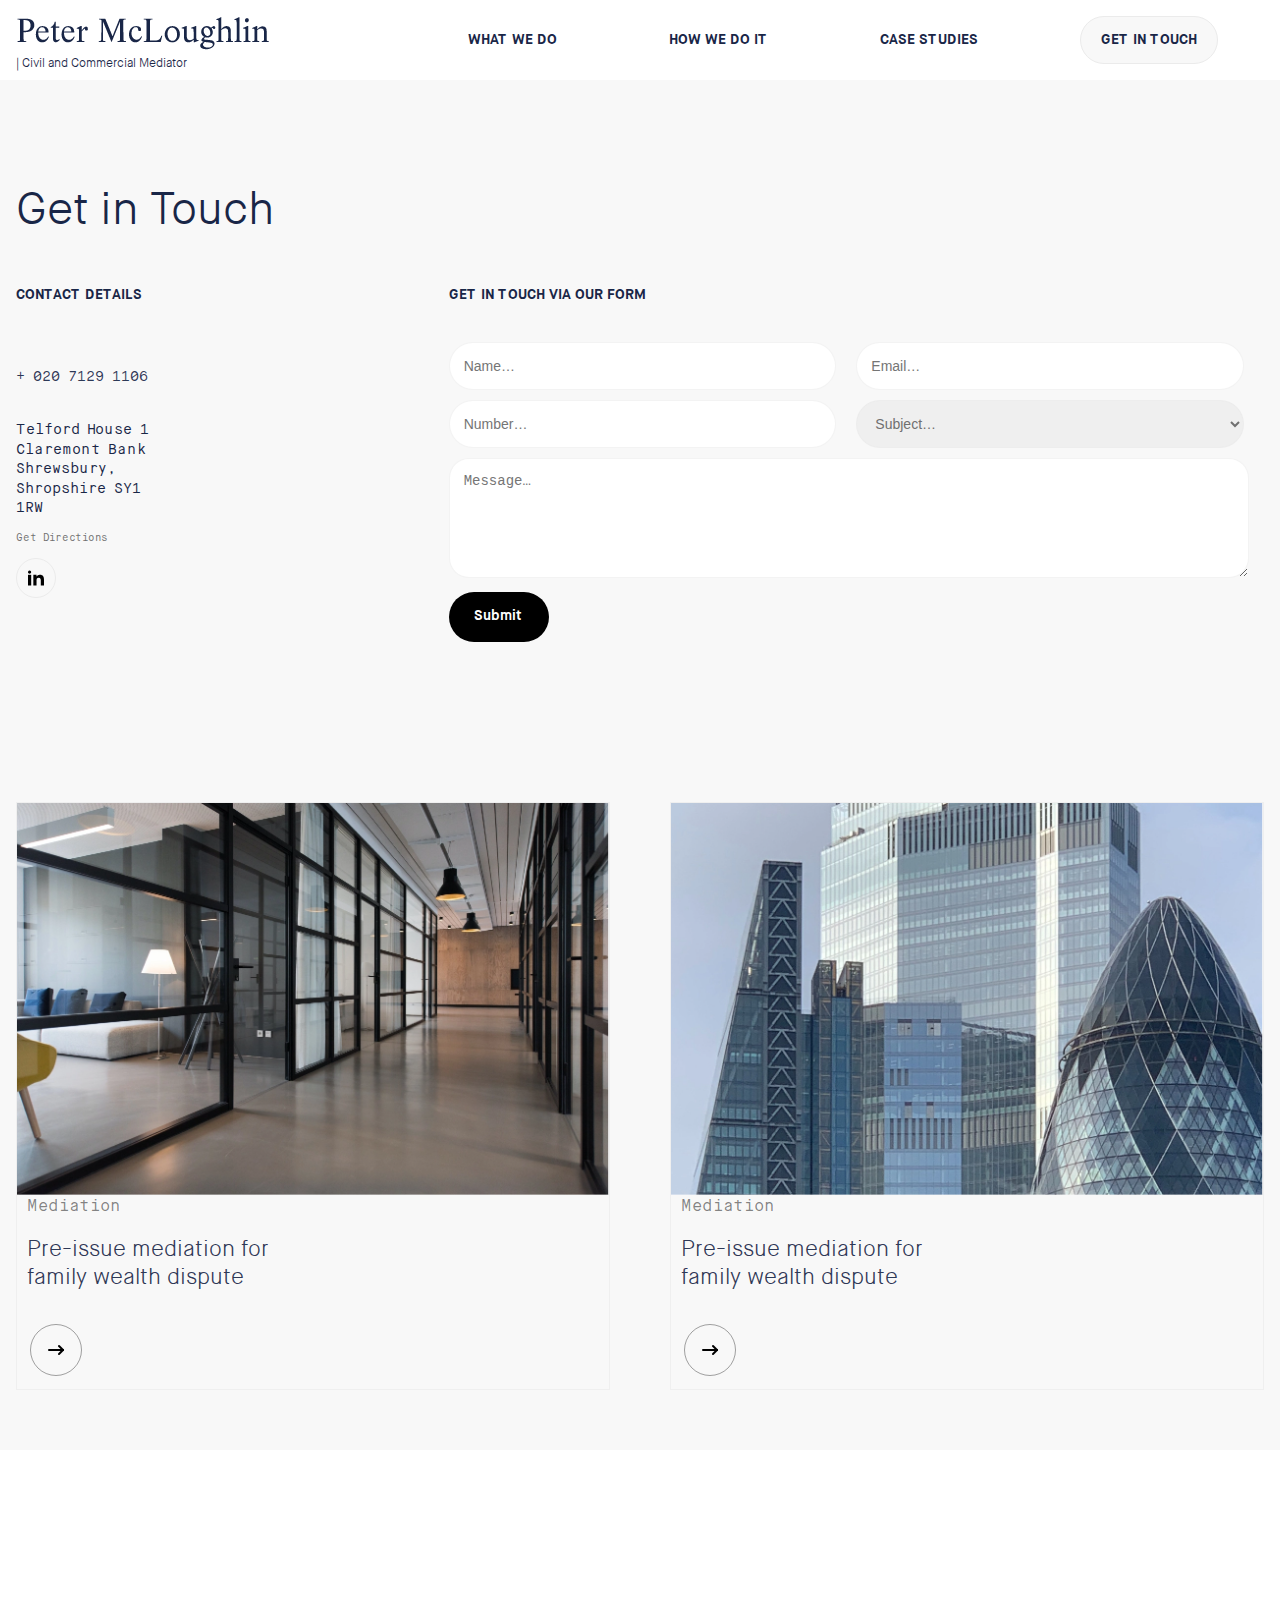
<file: touch.html>
<!DOCTYPE html>
<html lang="en">

<head>
    <meta charset="UTF-8">
    <meta name="viewport" content="width=device-width, initial-scale=1.0">
    <title>Get in Touch</title>
    <!-- Fonts link -->
    <link rel="stylesheet" href="assests/css/fonts.css">
    <!-- Style link -->
    <link rel="stylesheet" href="assests/css/style.css">
    <!-- Media link -->
    <link rel="stylesheet" href="assests/css/media.css">
</head>

<body>
    <header>
        <div class="container">
            <div class="d-flex aling-items justify-between">
                <div class="header-logo">
                    <a href="#">
                        <img src="assests/images/logos/Peter McLoughlin.png" alt="header-logo">
                        <p class="img-title">| Civil and Commercial Mediator</p>
                    </a>
                </div>
                <div class="d-flex aling-items">
                    <ul class="d-flex aling-items menu">
                        <li><a href="index.html" class="hover-text">WHAT WE DO</a></li>
                        <li><a href="Process.html" class="hover-text">HOW WE DO IT</a></li>
                        <li><a href="Casestudies.html" class="hover-text">CASE STUDIES</a></li>
                        <li><a href="touch.html" class="btn-primary">GET IN TOUCH</a></li>
                    </ul>
                    <a href="#" class="toggle-menu">
                        <svg xmlns="http://www.w3.org/2000/svg" width="24" height="24" viewBox="0 0 24 24" fill="none" stroke="currentColor" stroke-width="2" stroke-linecap="round" stroke-linejoin="round" class="icon icon-tabler icons-tabler-outline icon-tabler-menu-2">
                            <path stroke="none" d="M0 0h24v24H0z" fill="none" />
                            <path d="M4 6l16 0" />
                            <path d="M4 12l16 0" />
                            <path d="M4 18l16 0" />
                        </svg>
                    </a>
                </div>
            </div>
        </div>
    </header>

    <section class="contact">
        <div class="container">
            <h2 class="touch">Get in Touch</h2>
            <div class="conatct-grid">
                <div class="details">
                    <h3 class="contact-title">CONTACT DETAILS</h3>
                    <span class="contact-number">+ 020 7129 1106</span>
                    <p class="conatct-paragraph">Telford House 1 Claremont Bank Shrewsbury, Shropshire SY1 1RW</p>
                    <span class="small-tag">Get Directions</span>
                    <a href="#" class="contact-linkdin">
                        <svg class="w-6 h-6 text-gray-800 dark:text-white" aria-hidden="true" xmlns="http://www.w3.org/2000/svg" width="24" height="24" fill="currentColor" viewBox="0 0 24 24">
                            <path fill-rule="evenodd" d="M12.51 8.796v1.697a3.738 3.738 0 0 1 3.288-1.684c3.455 0 4.202 2.16 4.202 4.97V19.5h-3.2v-5.072c0-1.21-.244-2.766-2.128-2.766-1.827 0-2.139 1.317-2.139 2.676V19.5h-3.19V8.796h3.168ZM7.2 6.106a1.61 1.61 0 0 1-.988 1.483 1.595 1.595 0 0 1-1.743-.348A1.607 1.607 0 0 1 5.6 4.5a1.601 1.601 0 0 1 1.6 1.606Z" clip-rule="evenodd" />
                            <path d="M7.2 8.809H4V19.5h3.2V8.809Z" />
                        </svg>
                    </a>
                </div>
                <div class="contact-form">
                    <h3 class="contact-title">GET IN TOUCH VIA OUR FORM</h3>
                    <div class="d-flex input-box">
                        <input type="text" placeholder="Name…">
                        <input type="email" placeholder="Email…">
                    </div>
                    <div class="d-flex input-box">
                        <input type="number" placeholder="Number…">
                        <select>
                            <option value="Subject">Subject…</option>
                            <option value="Introduction to Mediation">Introduction to Mediation</option>
                            <option value="Principles of Civil and Commercial Mediation">Principles of Civil and Commercial Mediation</option>
                            <option value="Legal Framework for Mediation">Legal Framework for Mediation</option>
                            <option value="Mediation Ethics and Professional Standards">Mediation Ethics and Professional Standards</option>
                            <option value="Focus on business disputes">Focus on business disputes</option>
                            <option value="Negotiation and Conflict Resolution">Negotiation and Conflict Resolution</option>
                            <option value="Mediation Process and Techniques">Mediation Process and Techniques</option>
                            <option value="Communication Skills in Mediation">Communication Skills in Mediation</option>
                            <option value="Case Management in Mediation">Case Management in Mediation</option>
                            <option value="Cross-Cultural Mediation">Cross-Cultural Mediation</option>
                            <option value="Drafting Settlement Agreements">Drafting Settlement Agreements</option>
                            <option value="Court-Annexed Mediation">Court-Annexed Mediation</option>
                            <option value="Online Dispute Resolution (ODR) in Mediation">Online Dispute Resolution (ODR) in Mediation</option>
                            <option value="Enforcement of Mediation Agreements">Enforcement of Mediation Agreements</option>
                            <option value="Mediation in Contract and Commercial Disputes">Mediation in Contract and Commercial Disputes</option>
                            <option value="Alternative Dispute Resolution (ADR) Methods">Alternative Dispute Resolution (ADR) Methods</option>
                        </select>
                    </div>
                    <textarea placeholder="Message…"></textarea>
                    <a href="javascript:void()" class="btn-primary">Submit</a>
                </div>
            </div>
        </div>
    </section>

    <section class="studies-contact">
        <div class="container">
            <div class="studies-contact-box">
                <div class="card">
                    <div class="studies-img">
                        <img src="assests/images/section/contact-img (1).png" alt="">
                    </div>
                    <span class="studies-sub-title">Mediation</span>
                    <h3 class="studies-title">
                        Pre-issue mediation for family wealth dispute
                    </h3>
                    <div class="right-arow">
                        <svg xmlns="http://www.w3.org/2000/svg" width="24" height="24" viewBox="0 0 24 24" fill="none" stroke="currentColor" stroke-width="2" stroke-linecap="round" stroke-linejoin="round" class="icon icon-tabler icons-tabler-outline icon-tabler-arrow-narrow-right">
                            <path stroke="none" d="M0 0h24v24H0z" fill="none" />
                            <path d="M5 12l14 0" />
                            <path d="M15 16l4 -4" />
                            <path d="M15 8l4 4" />
                        </svg>
                    </div>
                </div>

                <div class="card">
                    <div class="studies-img">
                        <img src="assests/images/section/contact-img (2).png" alt="">
                    </div>
                    <span class="studies-sub-title">Mediation</span>
                    <h3 class="studies-title">
                        Pre-issue mediation for family wealth dispute
                    </h3>
                    <div class="right-arow">
                        <svg xmlns="http://www.w3.org/2000/svg" width="24" height="24" viewBox="0 0 24 24" fill="none" stroke="currentColor" stroke-width="2" stroke-linecap="round" stroke-linejoin="round" class="icon icon-tabler icons-tabler-outline icon-tabler-arrow-narrow-right">
                            <path stroke="none" d="M0 0h24v24H0z" fill="none" />
                            <path d="M5 12l14 0" />
                            <path d="M15 16l4 -4" />
                            <path d="M15 8l4 4" />
                        </svg>
                    </div>
                </div>
            </div>
        </div>
    </section>

    <footer>
        <div class="container">
            <div class="grid-box">
                <div class="footer-box">
                    <a href="#" class="btn-primary">GET IN TOUCH</a>
                    <ul class="d-flex justify-between footer-menu">
                        <li><a href="#">FAQS</a></li>
                        <li><a href="#">privacypolicy</a></li>
                        <li><a href="#">Terms&Conditions</a></li>
                        <li><a href="#">in</a></li>
                    </ul>
                </div>
                <div class="footer-box-content-img d-flex">
                    <div class="civil-img">
                        <img src="assests/images/section/civil (1).png" alt="civil-img">
                        <img src="assests/images/section/civil (2).png" alt="civil-img">
                    </div>
                    <div class="civil-content">
                        <h6 class="sub-title">SHREWSBURY OFFICE</h6>
                        <p class="footer-paragraph">Telford House 1 Claremont Bank Shrewsbury, Shropshire SY1 1LW Get Directions</p>
                        <h6 class="sub-title">+ 020 7129 1106</h6>
                    </div>
                </div>
                <div class="footer-box">
                    <h6 class="sub-title">LONDON OFFICE</h6>
                    <p class="footer-paragraph"> Central Court 25 Southampton Buildings London WC2A TO Get Directions</p>
                    <h6 class="sub-title">+ 020 7129 1106</h6>
                </div>
            </div>
        </div>
    </footer>

    <script src="assests/js/jquery.min.js"></script>
    <script src="assests/js/slick.min.js"></script>
    <script src="assests/js/main.js"></script>
</body>

</html>
</file>
<file: assests/css/fonts.css>
@font-face {
  font-family: "Maison Neue Book";
  src: url("../fonts/MaisonNeue-Book.woff2") format("woff2"),
    url("../fonts/MaisonNeue-Book.woff") format("woff");
  font-weight: normal;
  font-style: normal;
  font-display: swap;
}

@font-face {
  font-family: "Maison Neue";
  src: url("../fonts/MaisonNeue-Mono.woff2") format("woff2"),
    url("../fonts/MaisonNeue-Mono.woff") format("woff");
  font-weight: normal;
  font-style: normal;
  font-display: swap;
}

@font-face {
  font-family: "Maison Neue";
  src: url("../fonts/MaisonNeue-Bold.woff2") format("woff2"),
    url("../fonts/MaisonNeue-Bold.woff") format("woff");
  font-weight: bold;
  font-style: normal;
  font-display: swap;
}

@font-face {
  font-family: "Maison Neue";
  src: url("../fonts/MaisonNeue-Light.woff2") format("woff2"),
    url("../fonts/MaisonNeue-Light.woff") format("woff");
  font-weight: 300;
  font-style: normal;
  font-display: swap;
}
</file>
<file: assests/css/style.css>
* {
  margin: 0;
  padding: 0;
  box-sizing: border-box;
}

body {
  font-family: Maison Neue;
}

.container {
  width: 100%;
  max-width: 1440px;
  margin: 0 auto;
  padding: 0px 16px;
}

a,
ul,
li,
ol {
  list-style: none;
  text-decoration: none;
}

img {
  width: 100%;
}

.d-flex {
  display: flex;
}

.aling-items {
  align-items: center;
}

.justify-between {
  justify-content: space-between;
}

.justify-center {
  justify-content: center;
}

.col-1 {
  width: 8.33%;
}

.col-2 {
  width: 16.66%;
}

.col-3 {
  width: 25%;
}

.col-4 {
  width: 33.33%;
}

.col-5 {
  width: 41.66%;
}

.col-6 {
  width: 50%;
}

.col-7 {
  width: 58.33%;
}

.col-8 {
  width: 66.66%;
}

.col-9 {
  width: 75%;
}

.col-10 {
  width: 83.33%;
}

.col-11 {
  width: 91.66%;
}

.col-12 {
  width: 100%;
}

h1 {
  font-size: 55px;
}

h2 {
  font-size: 45px;
}

h3 {
  font-size: 22px;
}

.btn-primary {
  padding: 16px 20px;
  border-radius: 30px;
  border: 1px solid transparent;
  font-size: 14px;
  display: inline-block;
}

header {
  background: white;
}

.img-title {
  font-size: 12px;
  color: #192647;
  font-weight: 200;
}

.menu li {
  padding: 16px 46px;
}

.menu li a {
  font-size: 14px;
  color: #192647;
  font-weight: 600;
  width: fit-content;
  transition: all 0.5s ease-in-out;
}

.menu li .hover-text {
  font-size: 14px;
  color: #192647;
  padding: 10px;
  border-radius: 10px;
  width: 50px;
  font-weight: 600;
  transition: all 0.5s ease-in-out;
}

.menu li .hover-text:hover {
  color: #ffffff;
  background-color: #000000c6;
}

.menu li .btn-primary {
  background-color: #f8f8f8;
  border: 1px solid #ebebeb;
  transition: all 0.4s ease-in-out;
}

.menu li .btn-primary:hover {
  background-color: #000;
  border: 1px solid transparent;
  color: white;
}

.toggle-menu {
  border: 1px solid black;
  padding: 10px;
  border-radius: 5px;
  display: flex;
  align-items: center;
  justify-content: center;
  color: black;
}

.toggle-menu {
  display: none;
  margin: 10px;
}
/* Header end */

.banner {
  background: url(../images/section/Banner.png);
  background-repeat: no-repeat;
  background-size: cover;
  background-position: center;
  background-attachment: fixed;
}

.banner-content {
  height: 100vh;
  padding: 255px 0px 257px 0px;
}

.banner-title {
  font-size: 14px;
  color: #efefef;
  padding: 17px 0px;
  text-transform: uppercase;
  font-weight: 700;
}

.main-title {
  color: #f8f8f8;
  font-weight: 200;
  max-width: 606px;
  margin: 30px 0px;
}

.banner-content .btn-primary {
  background-color: #000;
  color: white;
  transition: all 0.4s ease-in-out;
}

.banner-content .btn-primary:hover {
  background-color: transparent;
  color: white;
  border: 1px solid #ebebeb;
}

.banner a {
  display: inline-block;
  margin: 10px 0px;
}
/* Banner end */

.slider {
  background-color: #192647;
  padding: 100px 0px;
}

.Open-Quote {
  padding: 20px;
  color: #efefef;
}

.Open-Quote svg {
  width: 46px;
  height: 46px;
}

.slider-title {
  text-align: center;
  color: white;
  padding: 0px 350px;
  width: 100%;
  line-height: 1.22;
  font-weight: 200;
}

.year {
  color: rgba(255, 255, 255, 0.313);
  padding: 40px;
}

.testimonial-item {
  text-align: center;
}

.silder-box {
  position: relative;
}

.silder-box .slick-prev {
  color: transparent;
  height: 2px;
  position: absolute;
  bottom: 0;
  background-color: rgba(255, 255, 255, 0.283);
  border: transparent;
  left: 50%;
}

.silder-box .slick-next {
  color: transparent;
  height: 2px;
  position: absolute;
  bottom: 0;
  background-color: rgba(255, 255, 255, 0.283);
  border: transparent;
  left: 47%;
}
/* Slick silder end */

.mediation {
  padding: 100px 0px;
  background-color: white;
}

.mediation-tag {
  color: #7070707a;
  font-size: 14px;
  font-weight: 600;
  padding: 20px 0px;
}

.mediation-title {
  color: #192647;
  font-weight: 200;
  max-width: 632px;
  padding: 30px 0px;
}

.mediation-paragraph {
  color: #192647a8;
  font-weight: 100;
  font-size: 20px;
  line-height: 1.5;
  max-width: 740px;
}

.mediation-btn {
  margin: 40px 0px;
}

.mediation .btn-primary {
  color: #192647;
  font-size: 20px;
  padding: 0;
}
/* Mediation end */

.process {
  padding: 100px 0px;
  background-color: #f8f8f8;
  position: relative;
}

.process-tag {
  color: #7070707a;
  font-size: 14px;
  font-weight: 600;
  padding: 20px 0px;
}

.process-title {
  color: #192647;
  font-weight: 200;
  max-width: 443px;
  padding: 110px 0px;
}

.process-content-imges {
  display: grid;
  grid-template-columns: repeat(2, 1fr);
  gap: 0px 250px;
}

.process-box-title {
  color: #192647;
  font-size: 22px;
  padding: 10px 0px 30px 0px;
  font-weight: 500;
}

.process-paragraph {
  font-size: 16px;
  color: #1926479b;
  line-height: 1.37;
  max-width: 540px;
  padding: 10px 0px;
}

.process-box {
  border: 1px solid #7070702e;
  border-left: 0;
  border-right: 0;
}

.process-imges {
  position: absolute;
  top: 0;
  right: 0;
  bottom: 0;
  width: 50%;
  height: 100%;
}

.process-imges img {
  width: 100%;
  height: 100%;
  object-fit: cover;
}

.arow {
  border: 1px solid rgba(0, 0, 0, 0.089);
  padding: 10px;
  border-radius: 30px;
  display: flex;
  justify-content: center;
  align-items: center;
  cursor: pointer;
}
/* Process end */

.studies {
  padding: 100px 0px;
  background-color: white;
}

.studies-box {
  display: grid;
  grid-template-columns: repeat(3, 1fr);
  gap: 70px;
  margin: 30px 0px;
}

.studies-tag {
  color: #192647;
  font-size: 14px;
  font-weight: 900;
  padding: 20px 0px;
}

.studies .btn-primary {
  color: black;
  border: 1px solid #ebebeb;
  font-weight: 700;
  transition: all 0.5s ease-in-out;
}

.studies .btn-primary:hover {
  color: white;
  background-color: black;
  border: 1px solid transparent;
}

.studies-sub-title {
  color: #0000007d;
  font-size: 16px;
  margin: 20px 10px;
}

.studies-title {
  color: #192647ea;
  max-width: 302px;
  font-weight: 350;
  margin: 20px 10px;
}

.right-arow {
  border: 1px solid rgba(0, 0, 0, 0.359);
  display: inline-flex;
  border-radius: 50px;
  padding: 13px;
  margin: 13px;
  cursor: pointer;
}

.card {
  border: 1px solid #efefef;
}
/* studies end */

.dispute {
  padding: 100px 0px;
  background-color: #eceded;
}

.dispute-title {
  color: #1c2645;
  max-width: 576px;
  line-height: 1.22;
  font-weight: 300;
  margin: 30px 0px;
}

.dispute .btn-primary {
  background-color: black;
  color: #ffffff;
  transition: all 0.3s ease-in-out;
}

.dispute .btn-primary:hover {
  background-color: white;
  color: #000000;
}
/* dispute end */

footer {
  padding: 70px 0px;
  background: url(../images/section/pvr.svg);
  background-repeat: no-repeat;
  background-color: #192647;
  position: sticky;
  bottom: 0;
  width: 100%;
  z-index: -1;
}

.grid-box {
  display: grid;
  grid-template-columns: repeat(3, 1fr);
  gap: 0px 70px;
  align-items: center;
}

footer .btn-primary {
  background-color: transparent;
  color: white;
  border: 1px solid #ebebeb;
}

.footer-menu li {
  padding: 30px 0px;
}

.footer-menu li a {
  color: white;
}

.footer-box-content-img {
  display: flex;
  gap: 80px;
  align-items: center;
}

.civil-img {
  display: inline-flex;
  flex-direction: column;
  width: 30%;
}

.civil-img img {
  width: 90px;
}

.sub-title {
  color: white;
  font-size: 16px;
  padding: 30px 0px;
}

.footer-paragraph {
  color: rgba(255, 255, 255, 0.418);
  width: 100%;
  line-height: 1.6;
}
/* footer end */

.mediation .btn-mediaton {
  padding: 18px 20px;
  background-color: #000;
  color: white;
  font-size: 16px;
  margin: 25px 0px;
  transition: all 0.5s ease-in-out;
}

.mediation .btn-mediaton:hover {
  background-color: transparent;
  border: 1px solid #ebebeb;
  color: #000;
}
/* mediation- end */

.mediation-about {
  padding: 100px 0px;
  background-color: #192647;
  position: relative;
}

.mediation-content-imges {
  display: grid;
  grid-template-columns: repeat(2, 1fr);
  gap: 0px 92px;
  align-items: center;
}

.ma-subtitle {
  color: #ffffff76;
  font-size: 14px;
  padding: 60px 0px;
  display: inline-block;
}

.ma-title {
  color: white;
  font-weight: 100;
  padding: 30px 0px;
}

.ma-paragraph {
  color: #f8f8f88e;
  font-weight: 100;
  padding: 20px 0px;
  line-height: 1.6;
}

.mediation-about .btn-primary {
  padding: 40px 0px;
  color: #ffffff;
  font-size: 20px;
}

.mediation-imges {
  position: absolute;
  left: 0;
  top: 0;
  bottom: 0;
}

.mediation-imges {
  width: 48%;
}

.mediation-imges img {
  width: 100%;
  height: 100%;
  object-fit: cover;
}
/* mediation-about */

.frequently {
  padding: 100px 0px;
  background-color: white;
}

.frequently-title {
  color: #192647;
  font-weight: 200;
  max-width: 100%;
  padding: 55px 0px;
}

.frequently-paragraph {
  font-size: 16px;
  color: #1926479b;
  line-height: 1.37;
  max-width: 100%;
  padding: 10px 0px;
}

.frequently-content {
  margin: 10px auto;
}
/* frequently end  */

.contact {
  padding: 100px 0px;
  background-color: #f8f8f8;
}

.conatct-grid {
  display: grid;
  grid-template-columns: repeat(3, 1fr);
  gap: 50px;
}

.contact-form {
  grid-column: 2/4;
  grid-column-start: 2;
}

.touch {
  color: #192647;
  padding-bottom: 50px;
  font-weight: 200;
}

.contact-title {
  font-size: 14px;
  color: #192647;
  padding-bottom: 40px;
}

.contact-number {
  font-size: 14px;
  color: #192647e8;
  padding: 28px 0px;
  display: inline-block;
}

.conatct-paragraph {
  font-size: 14px;
  max-width: 159px;
  color: #192647;
  line-height: 1.4;
  padding: 9px 0px;
}

.small-tag {
  font-size: 10px;
  color: #707070;
  padding: 5px 0px;
  display: block;
}

.contact-linkdin {
  width: 40px;
  height: 40px;
  display: inline-flex;
  justify-content: center;
  align-items: center;
  background-color: transparent;
  color: black;
  border: 1px solid #ebebeb;
  border-radius: 30px;
  margin: 10px 0px;
}

.contact-linkdin svg {
  background-color: transparent;
  color: black;
}

input,
textarea,
select {
  font-size: 14px;
  color: #707070;
  padding: 5px;
}

.contact-form input[type="text"],
input[type="email"],
input[type="number"],
textarea,
select {
  padding: 14px;
  width: 100%;
  max-width: 390px;
  height: 48px;
  outline: none;
  border-radius: 30px;
  border: 1px solid #ebebeb97;
  margin-bottom: 10px;
  margin-right: 20px;
  cursor: pointer;
}

.contact-form textarea {
  max-width: 800px;
  height: 120px;
  border-radius: 20px;
}

.contact .btn-primary {
  background-color: #000;
  color: white;
  transition: all 0.5s ease-in-out;
  border: 1px solid transparent;
  display: block;
  width: 100px;
  font-weight: 900;
  text-align: center;
  height: 50px;
}

.contact .btn-primary:hover {
  background-color: transparent;
  color: black;
  border: 1px solid #ebebebf4;
}

.studies-contact {
  padding: 60px 0px;
  background-color: #f8f8f8;
}

.studies-contact-box {
  display: grid;
  grid-template-columns: repeat(2, 1fr);
  gap: 60px;
}

.studies-img img {
  object-fit: cover;
}
/* contact-pages end */

.consider-box {
  display: grid;
  grid-template-columns: repeat(2, 1fr);
  gap: 80px;
  margin: 10px;
}

.consider {
  background: #eceded;
  padding: 100px 0px;
}

.consider-subtitle {
  font-size: 14px;
  color: #7070707d;
  padding: 10px 0px;
  text-transform: uppercase;
  display: block;
}

.consider-title {
  color: #192647;
  font-weight: 200;
  max-width: 80%;
  padding: 60px 0px;
}

.box-title {
  font-size: 14px;
  color: #1c2645;
  padding: 20px 0px;
  border-bottom: 1px solid #70707039;
  margin: 20px 10px;
}

.consider-paragraph {
  font-size: 16px;
  color: #192647;
  padding: 20px 0px;
  line-height: 1.6;
  font-weight: 200;
}

.consider ul li {
  list-style: disc;
  font-size: 16px;
  color: #192647c7;
  padding: 10px 15px;
  line-height: 1.6;
  font-weight: 200;
}
/* consider end */

.case-title {
  color: #1926473a;
}

.Case-Studies-imges {
  padding: 100px 0px;
  background-color: white;
}

.all-button {
  margin: 50px 0px;
  overflow-x: auto;
  display: flex;
  flex-wrap: nowrap;
  gap: 10px;
}

.Case-Studies-imges .btn-primary {
  background-color: black;
  color: white;
  white-space: nowrap;
  transition: all 0.5s ease-in-out;
  margin: 10px 0px;
}

.Case-Studies-imges .btn-primary:hover {
  background-color: white;
  color: black;
  border: 1px solid #192647;
}

.imges-button {
  margin: 80px 0px;
}
/* Case-studies-end */

.Case-big-imges {
  position: relative;
  max-width: 100%;
  height: 100vh;
  background-color: white;
}

.big-banner {
  position: absolute;
  top: 0;
  left: 0;
  width: 100%;
}

.big-banner img {
  width: 85%;
  height: 100%;
  object-fit: cover;
}
/* big-banner end */

.dispute-feeling {
  padding-bottom: 120px;
  background-color: white;
}

.tow-colum-section {
  display: grid;
  grid-template-columns: repeat(3, 1fr);
}

.first-colum-box {
  grid-column: 1/3;
}

.first-colum-title {
  color: #192647;
  font-weight: 200;
  max-width: 720px;
  padding: 20px 0px;
}

.first-colum-paragraph {
  color: #1926479e;
  font-weight: 200;
  line-height: 1.6;
  padding: 25px 0px;
  max-width: 745px;
  font-size: 16px;
}

.second-colum-subtitle {
  color: #707070;
  font-weight: 900;
  font-size: 14px;
  padding: 12px 0px;
  display: block;
  margin: 20px 0px;
  border-bottom: 1px solid rgba(0, 0, 0, 0.105);
  max-width: 100%;
}

.dispute-feeling .content-box {
  margin: 30px 0px;
}

.general-title {
  color: #1c2645;
  padding: 15px 0px;
  font-size: 14px;
}

.general-paragraph {
  font-size: 14px;
}

/* our-solution */

.our-solution {
  padding: 100px 0px;
  background-color: #f8f8f8;
}

.our-box {
  display: grid;
  justify-content: center;
}

.extra-width {
  max-width: 848px;
}

.our-box .btn-primary {
  padding: 0px;
  color: #192647;
  font-size: 20px;
}
/* our-box end */

.font-supporter {
  font-size: 35px;
}
/* font supporter end */

.faqs-point {
  background-color: #f8f8f8;
  padding: 100px 0px;
}

.faqs-title {
  color: #192647;
  font-weight: 200;
  text-align: center;
  max-width: 850px;
  padding: 50px 0px;
}

.faqs-paragraph {
  color: #192647;
  line-height: 1.6;
  font-weight: 200;
  max-width: 850px;
  padding-bottom: 50px;
}

.faqs-box {
  display: grid;
  justify-content: center;
}

.faqs-point input[type="search"] {
  width: 100%;
  max-width: 747px;
  height: 48px;
  border-radius: 30px;
  outline: none;
  border: 2px solid #71717178;
  background-color: #f8f8f8;
  padding: 14px;
}

.faqs-point .btn-primary {
  background-color: #1c2645;
  color: white;
  display: inline-block;
}

.searching-box {
  display: flex;
  padding-bottom: 80px;
}

.searching-box div:nth-of-type(1) {
  flex-grow: 10;
}

.searching-box div:nth-of-type(2) {
  flex-grow: 0;
}
/* faqs end */

.privacy {
  padding: 100px 0px;
  background-color: #f8f8f8;
}

.sub-title-p-t {
  color: #1f2133;
  font-size: 24px;
  font-weight: 500;
  padding: 8px 0px;
}

.mini-sub-title-p-t {
  color: #1f213392;
  font-weight: 100;
  font-size: 24px;
}

.privacy .main-title{
  color: #192647;
  padding:10px 0px;
}

.privacy-paragraph{
  color: #707070;
  line-height: 1.6;
  font-weight: 200;
  padding: 10px 0px;
}

.main-title-terms{
  color: #192647;
  padding:10px 0px;
  font-size: 30px;
  font-weight: 200;
}

.privacy-colum-1{
  margin: 32px 0px;
}
</file>
<file: assests/css/media.css>
@media (max-width: 1024px) {
  .menu {
    display: none;
    position: absolute;
    width: 100%;
    left: 0;
    top: 8%;
    background-color: black;
    flex-direction: column;
  }

  .menu.active{
    display: flex;
  }

  .menu li{
    margin: 15px 0px;
  }

  .menu li .hover-text{
   color: white;
  }

  .toggle-menu {
    display: flex;
  }

  .main-title {
    font-size: 45px;
  }

  .slider-title {
    padding: 10px;
    font-size: 35px;
  }

  .process-content-imges {
    grid-template-columns: repeat(1, 1fr);
  }

  .process-imges {
    position: static;
    order: 1;
    width: 100%;
  }

  .process-content {
    order: 2;
  }

  .studies-box {
    grid-template-columns: repeat(2, 1fr);
  }

  .grid-box {
    grid-template-columns: repeat(2, 1fr);
  }

  .mediation-content-imges {
    grid-template-columns: repeat(1, 1fr);
  }

  .mediation-imges {
    width: 100%;
  }

  .mediation-imges {
    position: static;
    left: 0;
    top: 0;
    bottom: 0;
  }

  .frequently-content {
    width: 100%;
    margin: 10px;
  }

  .big-banner {
    position: static;
  }

  .big-banner img {
    width: calc(100% + 32px);
    height: 420px;
    margin: 0px -16px;
  }

  .Case-big-imges {
    height: 100%;
  }

  .tow-colum-section {
    grid-template-columns: repeat(1, 1fr);
  }
}

@media (max-width: 768px) {
  .main-title {
    font-size: 35px;
  }

  .slider-title {
    padding: 10px;
    font-size: 30px;
  }

  .mediation-title {
    font-size: 40px;
  }

  .mediation-paragraph {
    width: 100%;
  }

  .studies-box {
    grid-template-columns: repeat(2, 1fr);
  }

  .dispute-title {
    width: 100%;
  }

  .grid-box {
    grid-template-columns: repeat(1, 1fr);
    margin: 20px 0px;
  }

  .footer-menu {
    flex-direction: column;
    padding: 10px;
  }

  .footer-box-content-img {
    flex-direction: column;
  }

  .banner {
    background: url(../images/section/Banner.png), rgba(0, 0, 0, 0.448);
    background-repeat: no-repeat;
    object-fit: cover;
    background-size: cover;
    background-position: 65%;
    background-blend-mode: darken;
  }

  footer {
    position: static;
  }

  .conatct-grid {
    grid-template-columns: repeat(1, 1fr);
  }

  .contact-form {
    grid-column: 1/4;
    grid-column-start: 1;
  }

  .conatct-paragraph {
    max-width: 80%;
  }

  .studies-contact-box {
    grid-template-columns: repeat(1, 1fr);
  }

  .faqs-point .btn-primary {
    color: white;
    display: block;
    margin: 4px 0px;
    text-align: center;
    width: 100%;
  }

  .searching-box {
    display: block;
    padding-bottom: 80px;
  }

  .privacy-box {
    flex-direction: column;
  }

  .privacy-colum-2,
  .privacy-colum-1 {
    width: 100%;
  }
}

@media (max-width: 640px) {
  .main-title {
    font-size: 30px;
  }

  .mediation-title {
    font-size: 35px;
  }

  .mediation-paragraph {
    width: 100%;
  }
  h2 {
    font-size: 35px;
  }
  .studies-box {
    grid-template-columns: repeat(1, 1fr);
  }

  .slider-title {
    font-size: 25px;
  }

  .header-logo img {
    width: 87%;
  }

  .img-title {
    font-size: 10px;
  }

  .input-box {
    flex-direction: column;
  }

  .consider-box {
    grid-template-columns: repeat(1, 1fr);
  }

  .consider-title {
    max-width: 100%;
  }
}
</file>
